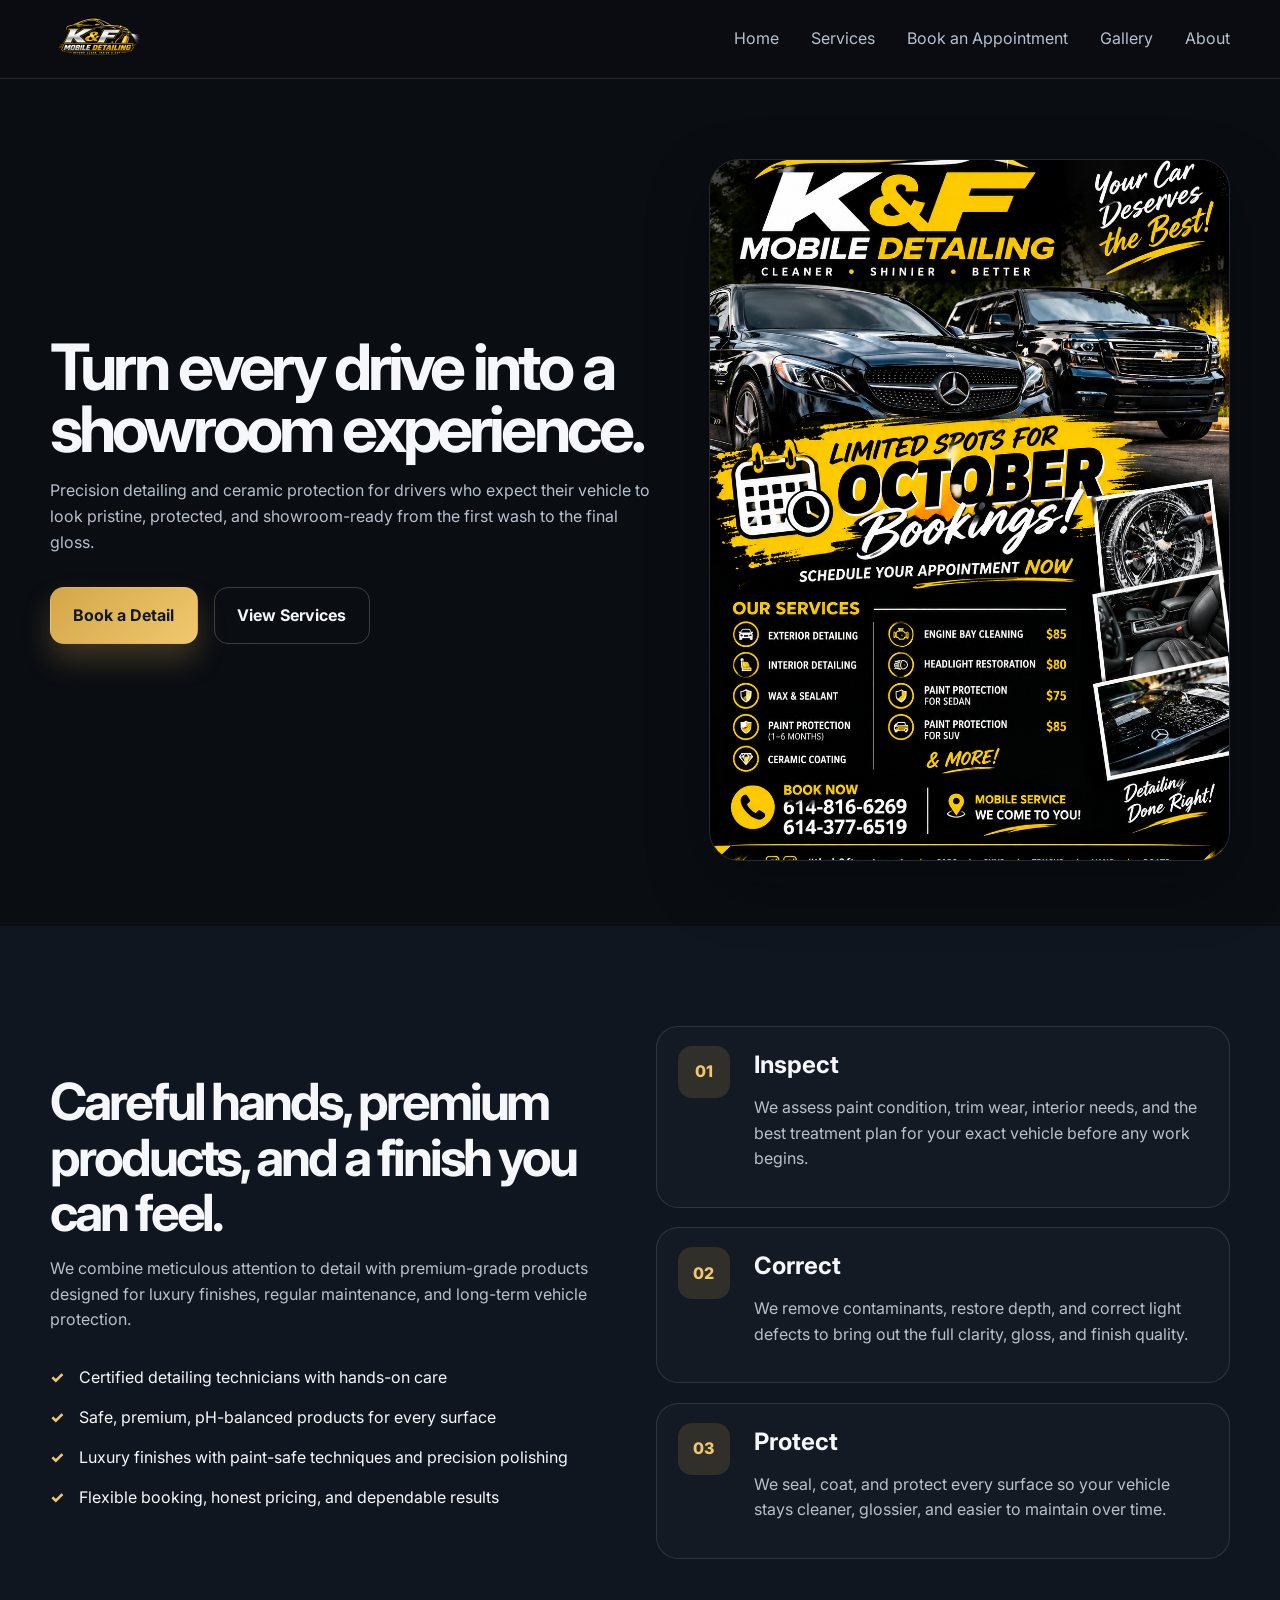
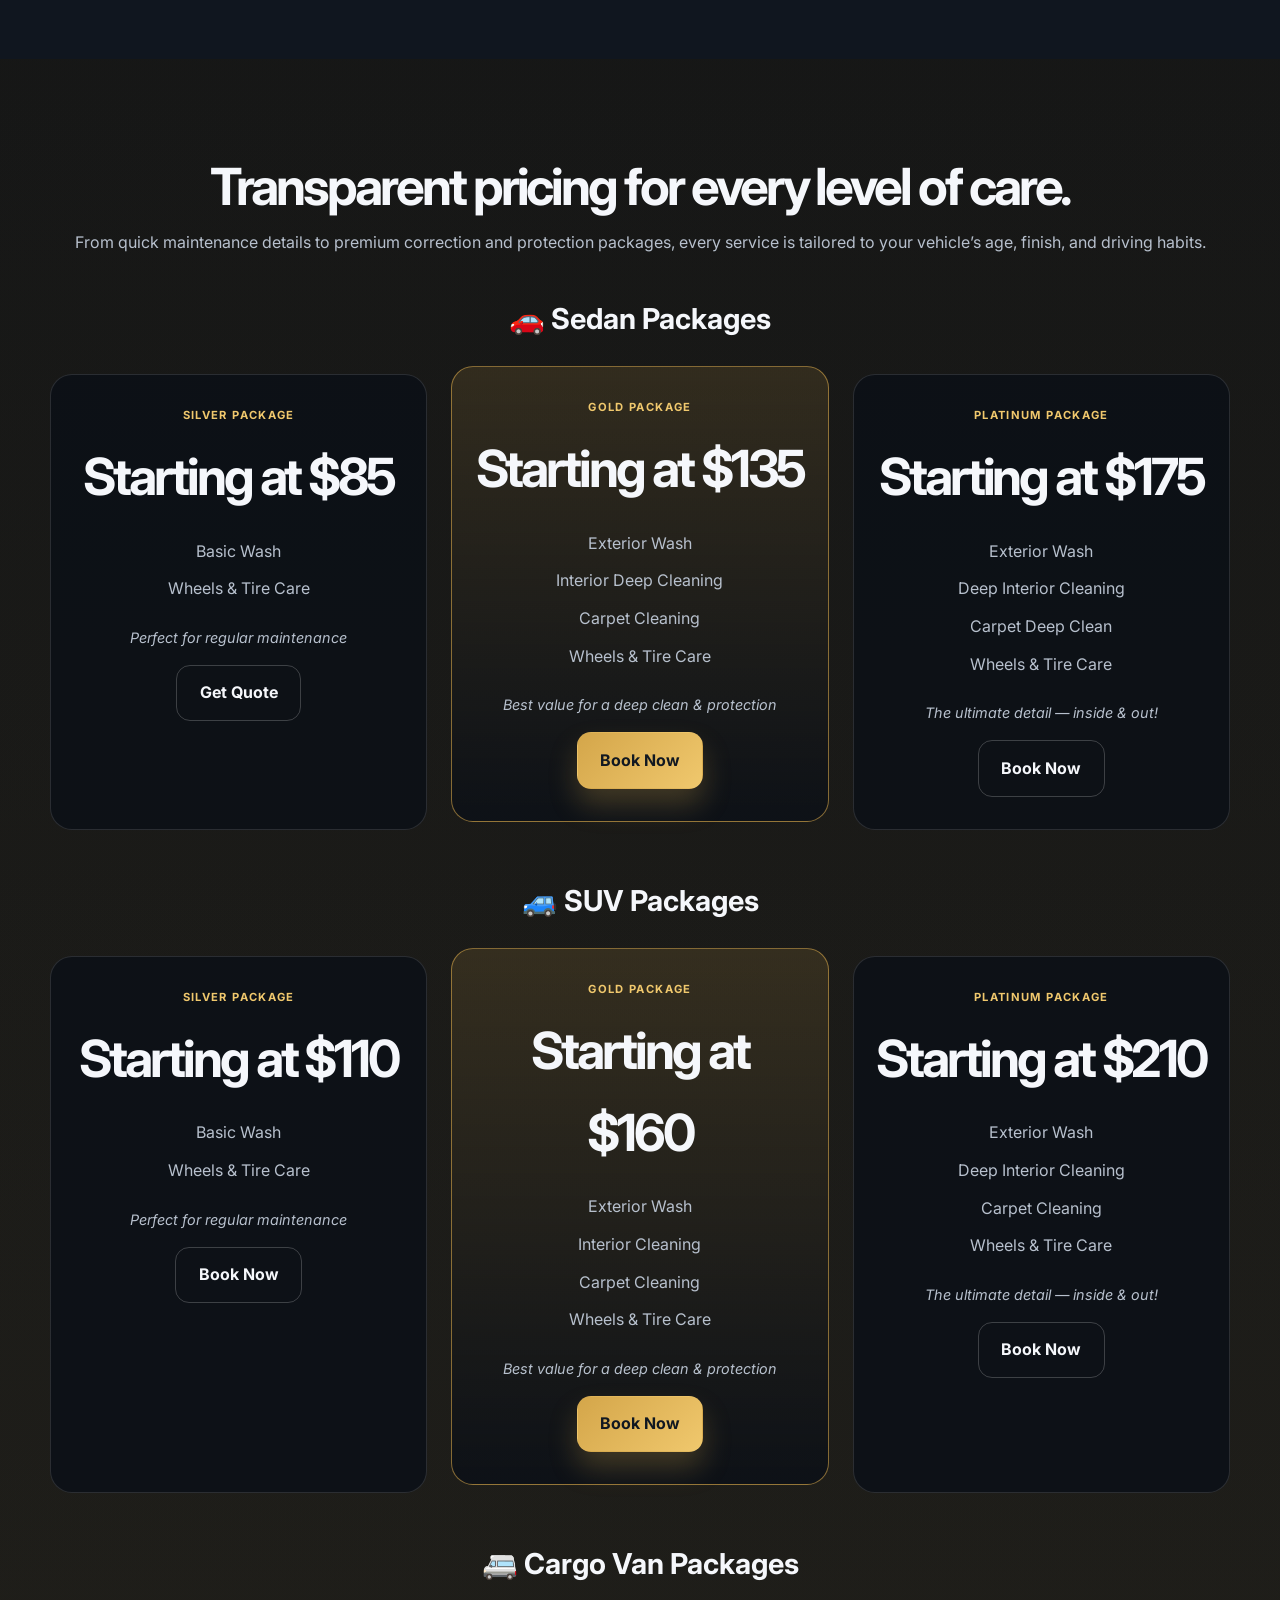
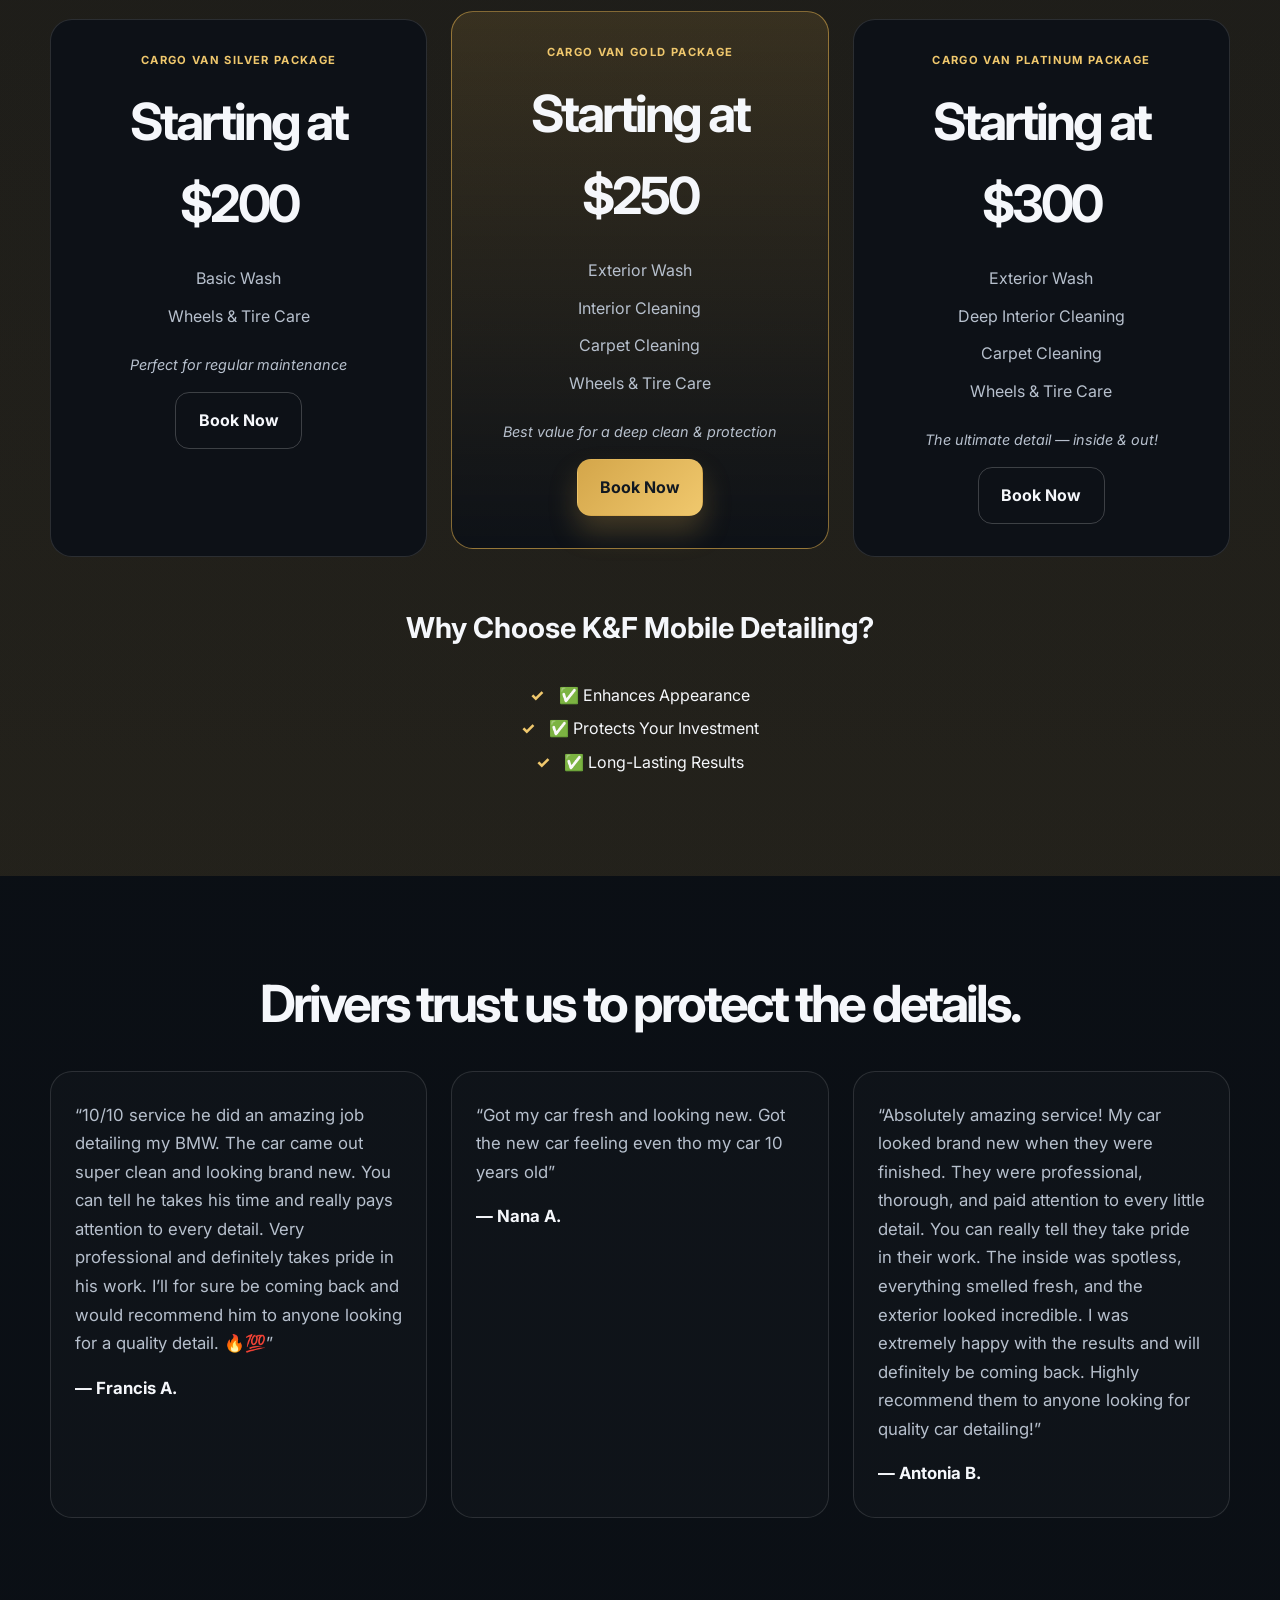
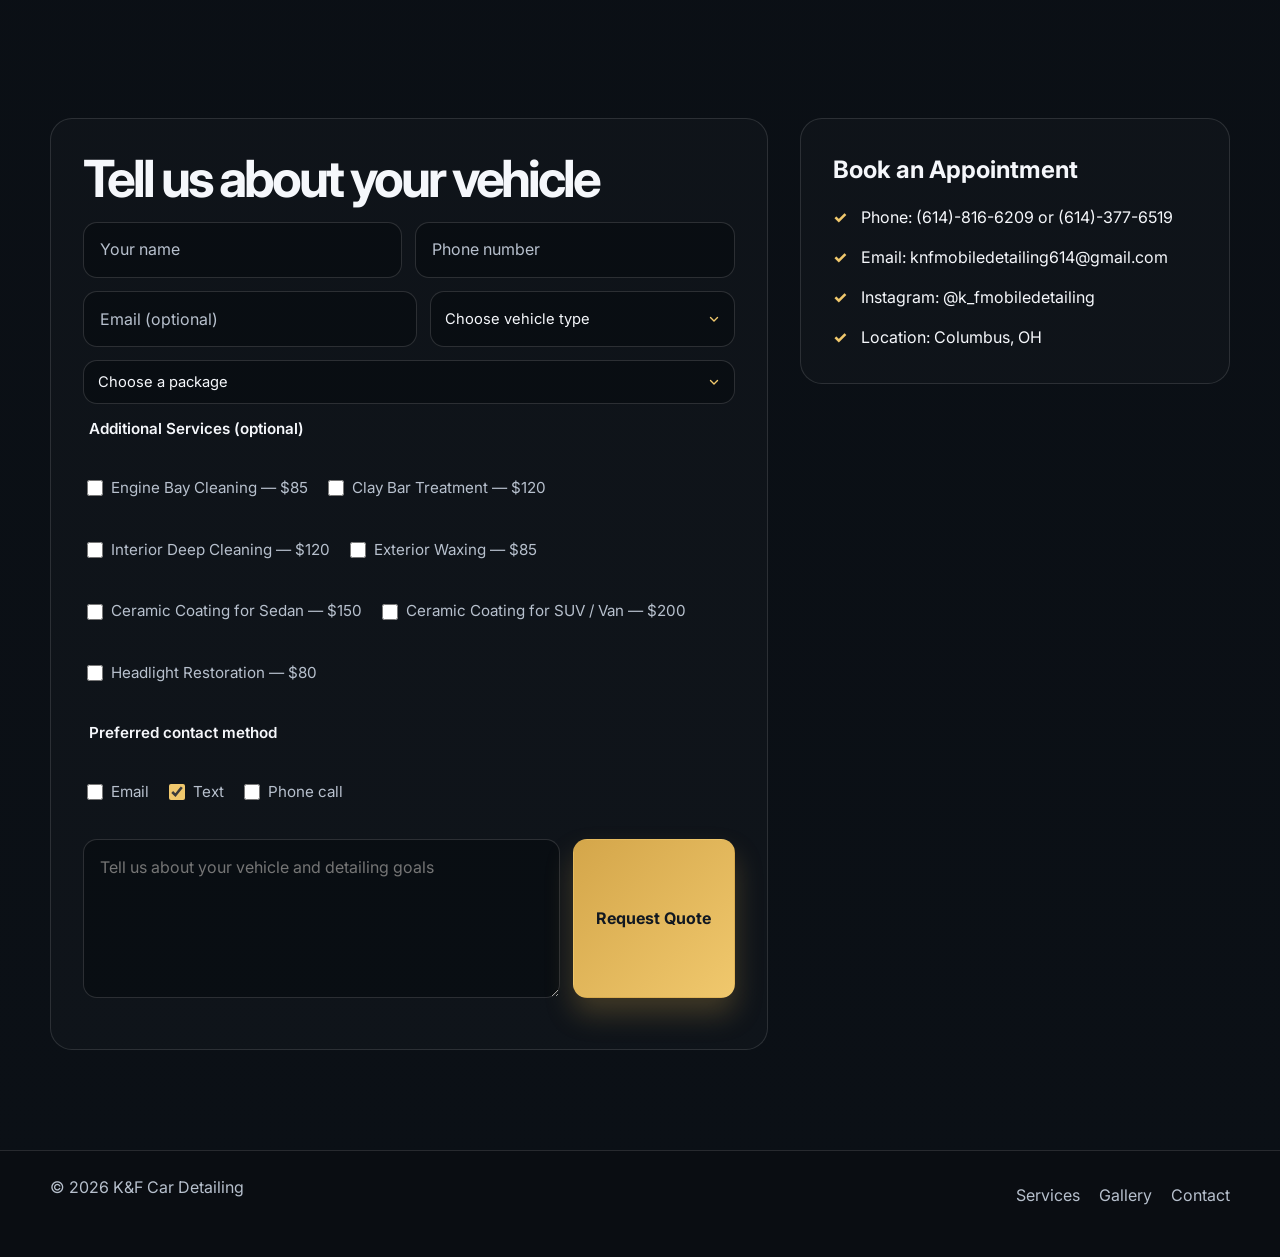
<file: index.html>
<!DOCTYPE html>
<html lang="en">
  <head>
    <!-- Google tag (gtag.js) -->
<script async src="https://www.googletagmanager.com/gtag/js?id=G-DFN600TG66"></script>
<script>
  window.dataLayer = window.dataLayer || [];
  function gtag(){dataLayer.push(arguments);}
  gtag('js', new Date());

  gtag('config', 'G-DFN600TG66');
</script>
    <meta charset="UTF-8" />
    <meta name="viewport" content="width=device-width, initial-scale=1.0" />
    <meta
      name="description"
      content="K&F Car Detailing offers premium interior, exterior, ceramic coating, and paint protection services for luxury and everyday vehicles."
    />
    <title>K&F Car Detailing | Premium Auto Care</title>
    <link rel="preconnect" href="https://fonts.googleapis.com" />
    <link rel="preconnect" href="https://fonts.gstatic.com" crossorigin />
    <link
      href="https://fonts.googleapis.com/css2?family=Inter:wght@400;500;600;700;800;900&display=swap"
      rel="stylesheet"
    />
    <link rel="stylesheet" href="style.css" />
    <link rel="icon" type="image/png" href="images&videos/businessinfo/kflogo.png" /> <!-- ADD ICON -->
  </head>
  <body>
    <!--
      HOME PAGE: index.html
      ----------------------
      Beginner edit notes:

      - Brand: change the logo text in the header (<span class="brand-mark"> and <span class="brand-text">).
      - Navigation: edit links inside <nav class="site-nav">.
      - Hero (main headline): update the <h1> and the <p class="lead"> inside <section class="hero">.
      - Services / Sections: blocks use classes like .service-card, .hero-visual, .gallery-grid.
      - Pricing: see <section id="pricing"> — change the <h3> inside each .price-card to update prices.
      - Images: replace placeholder boxes with <img src="..."> and remove placeholder classes.
      - Contact form at bottom: the form with id="booking-form" is a demo. To send data, add a form `action` or handle it in backend code.

      Note: Styling is in `style.css` and interactive behavior in `script.js`.
    -->
    <header class="site-header">
      <div class="container nav-wrap">
        <a href="index.html" class="brand" aria-label="K and F Car Detailing home">
          <img src="images&videos/businessinfo/kflogo.png" alt="K&F Car Detailing logo" />
        </a>

        <button class="nav-toggle" aria-label="Toggle menu" aria-expanded="false">
          <span></span>
          <span></span>
          <span></span>
        </button>

        <nav class="site-nav" aria-label="Main navigation">
          <a href="index.html">Home</a>
          <a href="services.html">Services</a>
          <a href="contact.html">Book an Appointment</a>
          <a href="gallery.html">Gallery</a>
          <a href="about.html">About</a>
        </nav>
      </div>
    </header>

    <main id="top">
      <section class="hero">
        <div class="container hero-grid">
          <div class="hero-copy">
            <h1>Turn every drive into a showroom experience.</h1>
            <p class="lead">
              Precision detailing and ceramic protection for drivers who expect their vehicle to look pristine, protected, and showroom-ready from the first wash to the final gloss.
            </p>

            <div class="hero-actions">
              <a class="btn btn-primary" href="#booking-form">Book a Detail</a>
              <a class="btn btn-secondary" href="services.html">View Services</a>
            </div>
          </div>

          <div class="hero-visual" aria-label="Car detailing showcase image">
            <div class="image-card main-image">
              <img src="images&videos/businessinfo/octoberflyer.png" alt="This Month Flyer" />
            </div>
          </div>
        </div>
      </section>

     
      <!--
      <section id="services" class="section">
        <div class="container">
          <div class="section-heading">
            <h2>Detailing services that will have your vehicle looking beautiful.</h2>
          </div>

          <div class="service-grid">
            <article class="service-card">
              <div class="icon">✦</div>
              <h3>Basic Wash</h3>
              <p>Foam pre-soak, hand wash, wheel and tire detailing, that will restore your vehicle's depth and shine.</p>
            </article>

            <article class="service-card">
              <div class="icon">✧</div>
              <h3>Interior Cleaning</h3>
              <p>Deep vacuuming, and odor removal for a fresh, premium cabin finish.</p>
            </article>

            <article class="service-card">
              <div class="icon">✩</div>
              <h3>Exterior Wash with Waxing & Paint Protection</h3>
              <p>Complete exterior treatment with waxing and paint protection for lasting shine and defense against outside elements.</p>
            </article>

            <article class="service-card">
              <div class="icon">✪</div>
              <h3>Ceramic Coating for Sedan</h3>
              <p>Professional ceramic coating for long-lasting protection, shine, and easy maintenance.</p>
            </article>

            <article class="service-card">
              <div class="icon">✬</div>
              <h3>Ceramic Coating for SUV / Van</h3>
              <p>Professional ceramic coating for long-lasting protection, shine, and easy maintenance.</p>
            </article>

            <article class="service-card">
              <div class="icon">⚙</div>
              <h3>Engine Bay Cleaning</h3>
              <p>Deep cleaning and degreasing of the engine compartment for a elegant, maintained appearance.</p>
            </article>

            <article class="service-card">
              <div class="icon">✨</div>
              <h3>Headlights Restoration</h3>
              <p>Professional restoration of oxidized headlights to restore clarity and brightness.</p>
            </article>

            <article class="service-card">
              <div class="icon">🛡</div>
              <h3>Paint Protection (1-6 Mo)</h3>
              <p>Application of a protective coating to maintain shine and protect against environmental contaminants.</p>
            </article>

            <article class="service-card">
              <div class="icon">⚙</div>
              <h3>Interior Revival</h3>
              <p>Comprehensive cleaning and conditioning of all interior surfaces for a refreshed, premium feel.</p>
            </article>

            <article class="service-card">
              <div class="icon">🛡</div>
              <h3>Headlight Restoration</h3>
              <p>Professional restoration of  headlights to restore clarity and brightness.</p>
            </article>

            <article class="service-card">
              <div class="icon">🛡</div>
              <h3>Sealants & Wax</h3>
              <p>Application of high-quality sealants and waxes to protect the paint and enhance gloss.</p>
            </article>
            <article class="service-card">
              <div class="icon">🧹</div>
              <h3>Carpet Deep Clean</h3>
              <p>Thorough cleaning of carpet to remove dirt, stains, and odors from the interior of your vehicle.</p>
            </article>
          </div>
        </div>
      </section>
      -->

      <section id="why-us" class="section section-dark">
        <div class="container process-grid">
          <div class="process-copy">
            <h2>Careful hands, premium products, and a finish you can feel.</h2>
            <p>
              We combine meticulous attention to detail with premium-grade products designed for luxury finishes, regular maintenance, and long-term vehicle protection.
            </p>
            <ul class="check-list">
              <li>Certified detailing technicians with hands-on care</li>
              <li>Safe, premium, pH-balanced products for every surface</li>
              <li>Luxury finishes with paint-safe techniques and precision polishing</li>
              <li>Flexible booking, honest pricing, and dependable results</li>
            </ul>
          </div>

          <div class="steps">
            <div class="step-item">
              <span>01</span>
              <div>
                <h3>Inspect</h3>
                <p>We assess paint condition, trim wear, interior needs, and the best treatment plan for your exact vehicle before any work begins.</p>
              </div>
            </div>

            <div class="step-item">
              <span>02</span>
              <div>
                <h3>Correct</h3>
                <p>We remove contaminants, restore depth, and correct light defects to bring out the full clarity, gloss, and finish quality.</p>
              </div>
            </div>

            <div class="step-item">
              <span>03</span>
              <div>
                <h3>Protect</h3>
                <p>We seal, coat, and protect every surface so your vehicle stays cleaner, glossier, and easier to maintain over time.</p>
              </div>
            </div>
          </div>
        </div>
      </section>


      <section id="pricing" class="section section-accent">
        <div class="container">
          <div class="section-heading centered">

            <h2>Transparent pricing for every level of care.</h2>
            <p class="lead">From quick maintenance details to premium correction and protection packages, every service is tailored to your vehicle’s age, finish, and driving habits.</p>
          </div>

          <div class="pricing-content">
            <h3>🚗 Sedan Packages</h3>
            <div class="pricing-grid">
              <article class="price-card">
                <p class="package">Silver Package</p>
                <h3>Starting at $85</h3>
                <ul>
                  <li>Basic Wash</li>
                  <li>Wheels & Tire Care</li>
                </ul>
                <p class="best-for">Perfect for regular maintenance</p>
                <a href="contact.html" class="btn btn-secondary">Get Quote</a>
              </article>

              <article class="price-card featured">
                <p class="package">Gold Package</p>
                <h3>Starting at $135</h3>
                <ul>
                  <li>Exterior Wash</li>
                  <li>Interior Deep Cleaning</li>
                  <li>Carpet Cleaning</li>
                  <li>Wheels & Tire Care</li>
                </ul>
                <p class="best-for">Best value for a deep clean & protection</p>
                <a href="contact.html" class="btn btn-primary">Book Now</a>
              </article>

              <article class="price-card">
                <p class="package">Platinum Package</p>
                <h3>Starting at $175</h3>
                <ul>
                  <li>Exterior Wash</li>
                  <li>Deep Interior Cleaning</li>
                  <li>Carpet Deep Clean</li>
                  <li>Wheels & Tire Care</li>
                </ul>
                <p class="best-for">The ultimate detail — inside & out!</p>
                <a href="contact.html" class="btn btn-secondary">Book Now</a>
              </article>
            </div>

            <h3 class="pricing-section-heading">🚙 SUV Packages</h3>
            <div class="pricing-grid">
              <article class="price-card">
                <p class="package">Silver Package</p>
                <h3>Starting at $110</h3>
                <ul>
                  <li>Basic Wash</li>
                  <li>Wheels & Tire Care</li>
                </ul>
                <p class="best-for">Perfect for regular maintenance</p>
                <a href="contact.html" class="btn btn-secondary">Book Now</a>
              </article>

              <article class="price-card featured">
                <p class="package">Gold Package</p>
                <h3>Starting at $160</h3>
                <ul>
                  <li>Exterior Wash</li>
                  <li>Interior Cleaning</li>
                  <li>Carpet Cleaning</li>
                  <li>Wheels & Tire Care</li>
                </ul>
                <p class="best-for">Best value for a deep clean & protection</p>
                <a href="contact.html" class="btn btn-primary">Book Now</a>
              </article>

              <article class="price-card">
                <p class="package">Platinum Package</p>
                <h3>Starting at $210</h3>
                <ul>
                  <li>Exterior Wash</li>
                  <li>Deep Interior Cleaning</li>
                  <li>Carpet Cleaning</li>
                  <li>Wheels & Tire Care</li>
                </ul>
                <p class="best-for">The ultimate detail — inside & out!</p>
                <a href="contact.html" class="btn btn-secondary">Book Now</a>
              </article>
            </div>

            <h3 class="pricing-section-heading">🚐 Cargo Van Packages</h3>
            <div class="pricing-grid">
              <article class="price-card">
                <p class="package">Cargo Van Silver Package</p>
                <h3>Starting at $200</h3>
                <ul>
                  <li>Basic Wash</li>
                  <li>Wheels & Tire Care</li>
                </ul>
                <p class="best-for">Perfect for regular maintenance</p>
                <a href="contact.html" class="btn btn-secondary">Book Now</a>
              </article>

              <article class="price-card featured">
                <p class="package">Cargo Van Gold Package</p>
                <h3>Starting at $250</h3>
                <ul>
                  <li>Exterior Wash</li>
                  <li>Interior Cleaning</li>
                  <li>Carpet Cleaning</li>
                  <li>Wheels & Tire Care</li>
                </ul>
                <p class="best-for">Best value for a deep clean & protection</p>
                <a href="contact.html" class="btn btn-primary">Book Now</a>
              </article>

              <article class="price-card">
                <p class="package">Cargo Van Platinum Package</p>
                <h3>Starting at $300</h3>
                <ul>
                  <li>Exterior Wash</li>
                  <li>Deep Interior Cleaning</li>
                  <li>Carpet Cleaning</li>
                  <li>Wheels & Tire Care</li>
                </ul>
                <p class="best-for">The ultimate detail — inside & out!</p>
                <a href="contact.html" class="btn btn-secondary">Book Now</a>
              </article>
            </div>

            <div class="why-choose">
              <h3>Why Choose K&F Mobile Detailing?</h3>
              <ul class="check-list check-list-centered">
                <li>✅ Enhances Appearance</li>
                <li>✅ Protects Your Investment</li>
                <li>✅ Long-Lasting Results</li>
              </ul>
            </div>
          </div>
        </div>
      </section>

      <section class="section testimonials">
        <div class="container">
          <div class="section-heading centered">
            <h2>Drivers trust us to protect the details.</h2>
          </div> 

          <div class="testimonial-grid">
            <blockquote>
              “10/10 service he did an amazing job detailing my BMW. The car came out super clean and looking brand new. You can tell he takes his time and really pays attention to every detail. Very professional and definitely takes pride in his work. I’ll for sure be coming back and would recommend him to anyone looking for a quality detail. 🔥💯”
              <footer>— Francis A.</footer>
            </blockquote>

            <blockquote>
              “Got my car fresh and looking new. Got the new car feeling even tho my car 10 years old”
              <footer>— Nana A.</footer>
            </blockquote>

            <blockquote>
              “Absolutely amazing service! My car looked brand new when they were finished. They were professional, thorough, and paid attention to every little detail. You can really tell they take pride in their work. The inside was spotless, everything smelled fresh, and the exterior looked incredible. I was extremely happy with the results and will definitely be coming back. Highly recommend them to anyone looking for quality car detailing!”
              <footer>— Antonia B.</footer>
            </blockquote>
          </div>
        </div>
      </section>

      <!-- CONTACT US SECTION -->
        <!-- CONTACT FORM PAGE -->
      <section class="section">
        <div class="container contact-layout">
          <div class="contact-card">
            <h2>Tell us about your vehicle</h2>
            <!-- Replace with your real form action or booking fields -->
            <form class="contact-form contact-form-full" id="booking-form">
              <input type="hidden" name="_subject" value="New quote request — K&amp;F website" />
              <input type="text" name="name" placeholder="Your name" aria-label="Your name" required />
              <input type="tel" name="phone" placeholder="Phone number" aria-label="Phone number" inputmode="numeric" required />
              <input type="email" name="email" placeholder="Email (optional)" aria-label="Email address" />
              <select name="vehicle" aria-label="Select your vehicle type" required>
                <option value="">Choose vehicle type</option>
                <option value="Sedan">Sedan</option>
                <option value="SUV">SUV</option>
                <option value="Cargo Van">Cargo Van</option>
              </select>
              <select name="package" aria-label="Select your service package" required>
                <option value="">Choose a package</option>
                <option value="Sedan Silver Package — $85">Sedan Silver Package — $85</option>
                <option value="Sedan Gold Package — $135">Sedan Gold Package — $135</option>
                <option value="Sedan Platinum Package — $175">Sedan Platinum Package — $175</option>
                <option value="SUV Silver Package — $110">SUV Silver Package — $110</option>
                <option value="SUV Gold Package — $160">SUV Gold Package — $160</option>
                <option value="SUV Platinum Package — $210">SUV Platinum Package — $210</option>
                <option value="Cargo Van Silver Package — $200">Cargo Van Silver Package — $200</option>
                <option value="Cargo Van Gold Package — $250">Cargo Van Gold Package — $250</option>
                <option value="Cargo Van Platinum Package — $300">Cargo Van Platinum Package — $300</option>
              </select>

              <fieldset class="contact-preference">
                <legend>Additional Services (optional)</legend>
                <label>
                  <input type="checkbox" name="additional_services" value="Engine Bay Cleaning — $85" />
                  <span>Engine Bay Cleaning — $85</span>
                </label>
                <label>
                  <input type="checkbox" name="additional_services" value="Clay Bar Treatment — $120" />
                  <span>Clay Bar Treatment — $120</span>
                </label>
                <label>
                  <input type="checkbox" name="additional_services" value="Interior Deep Cleaning — $120" />
                  <span>Interior Deep Cleaning — $120</span>
                </label>
                <label>
                  <input type="checkbox" name="additional_services" value="Exterior Waxing — $85" />
                  <span>Exterior Waxing — $85</span>
                </label>
                <label>
                  <input type="checkbox" name="additional_services" value="Ceramic Coating for Sedan — $150" />
                  <span>Ceramic Coating for Sedan — $150</span>
                </label>
                <label>
                  <input type="checkbox" name="additional_services" value="Ceramic Coating for SUV / Van — $200" />
                  <span>Ceramic Coating for SUV / Van — $200</span>
                </label>
                <label>
                  <input type="checkbox" name="additional_services" value="Headlight Restoration — $80" />
                  <span>Headlight Restoration — $80</span>
                </label>
              </fieldset>

              <fieldset class="contact-preference">
                <legend>Preferred contact method</legend>
                <label>
                  <input type="checkbox" name="contact_preference" value="Email" />
                  <span>Email</span>
                </label>
                <label>
                  <input type="checkbox" name="contact_preference" value="Text" checked />
                  <span>Text</span>
                </label>
                <label>
                  <input type="checkbox" name="contact_preference" value="Phone call" /> <span>Phone call</span>
                </label>
              </fieldset>

              <textarea name="details" rows="5" placeholder="Tell us about your vehicle and detailing goals" aria-label="Project details"></textarea>
              <button type="submit" class="btn btn-primary">Request Quote</button>
            </form>
          </div>

          <aside class="contact-info">
            <div class="info-box">
              <h3>Book an Appointment</h3>
              <!-- Update your actual phone, email, hours, and address here -->
              <ul class="check-list compact-list">
                <li>Phone: (614)-816-6209 or (614)-377-6519</li>
                <li>Email: knfmobiledetailing614@gmail.com</li>
                <li>Instagram: <a href="https://www.instagram.com/k_fmobiledetailing/?hl=en" target="_blank" rel="noopener noreferrer">@k_fmobiledetailing</a></li>
                <li>Location: Columbus, OH</li>
              </ul>
            </div>
          </aside>
        </div>
      </section>
    </main>

    <a class="mobile-book-cta" href="#booking-form" aria-label="Jump to booking form">Book Now</a>

    <footer class="site-footer">
      <div class="container footer-wrap">
        <p>© <span id="year"></span> K&F Car Detailing</p>
        <div class="footer-links">
          <a href="services.html">Services</a>
          <a href="gallery.html">Gallery</a>
          <a href="contact.html">Contact</a>
        </div>
      </div>
    </footer>

    <script src="script.js"></script>
  </body>
</html>
</file>
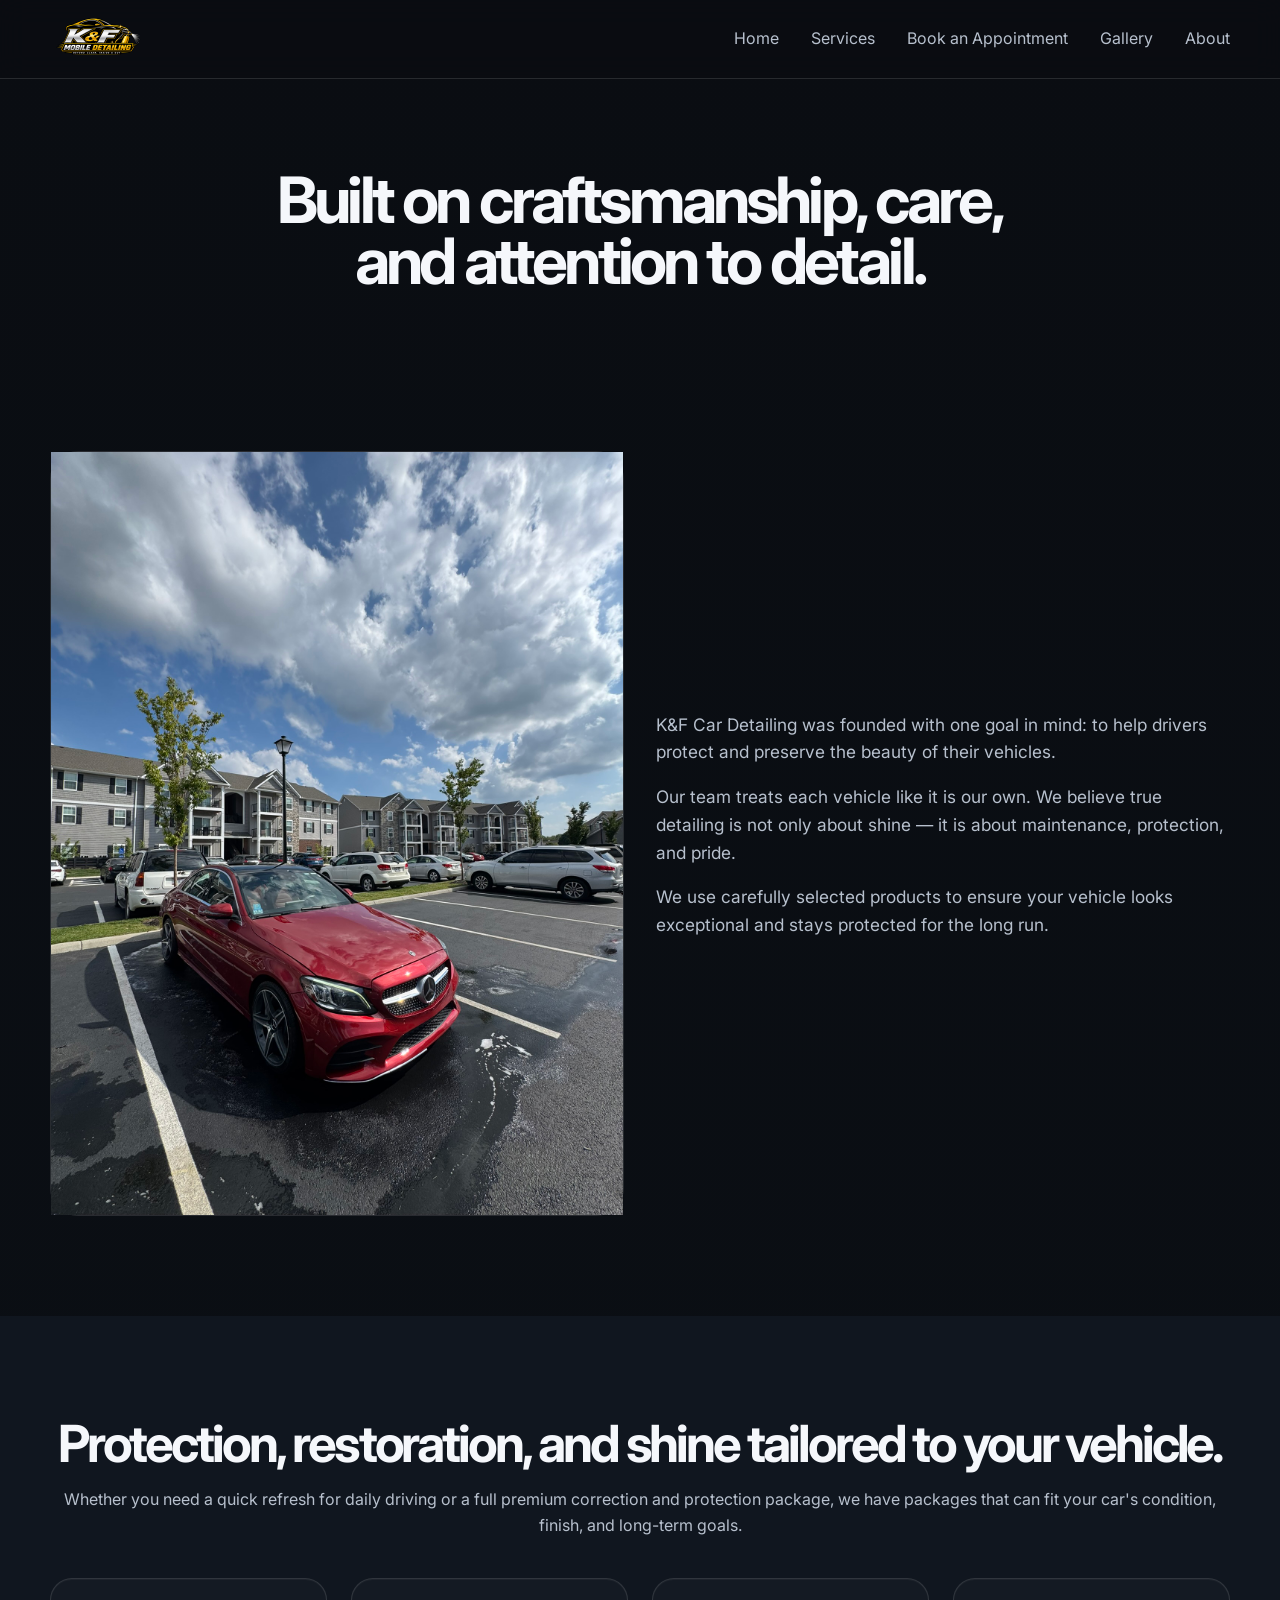
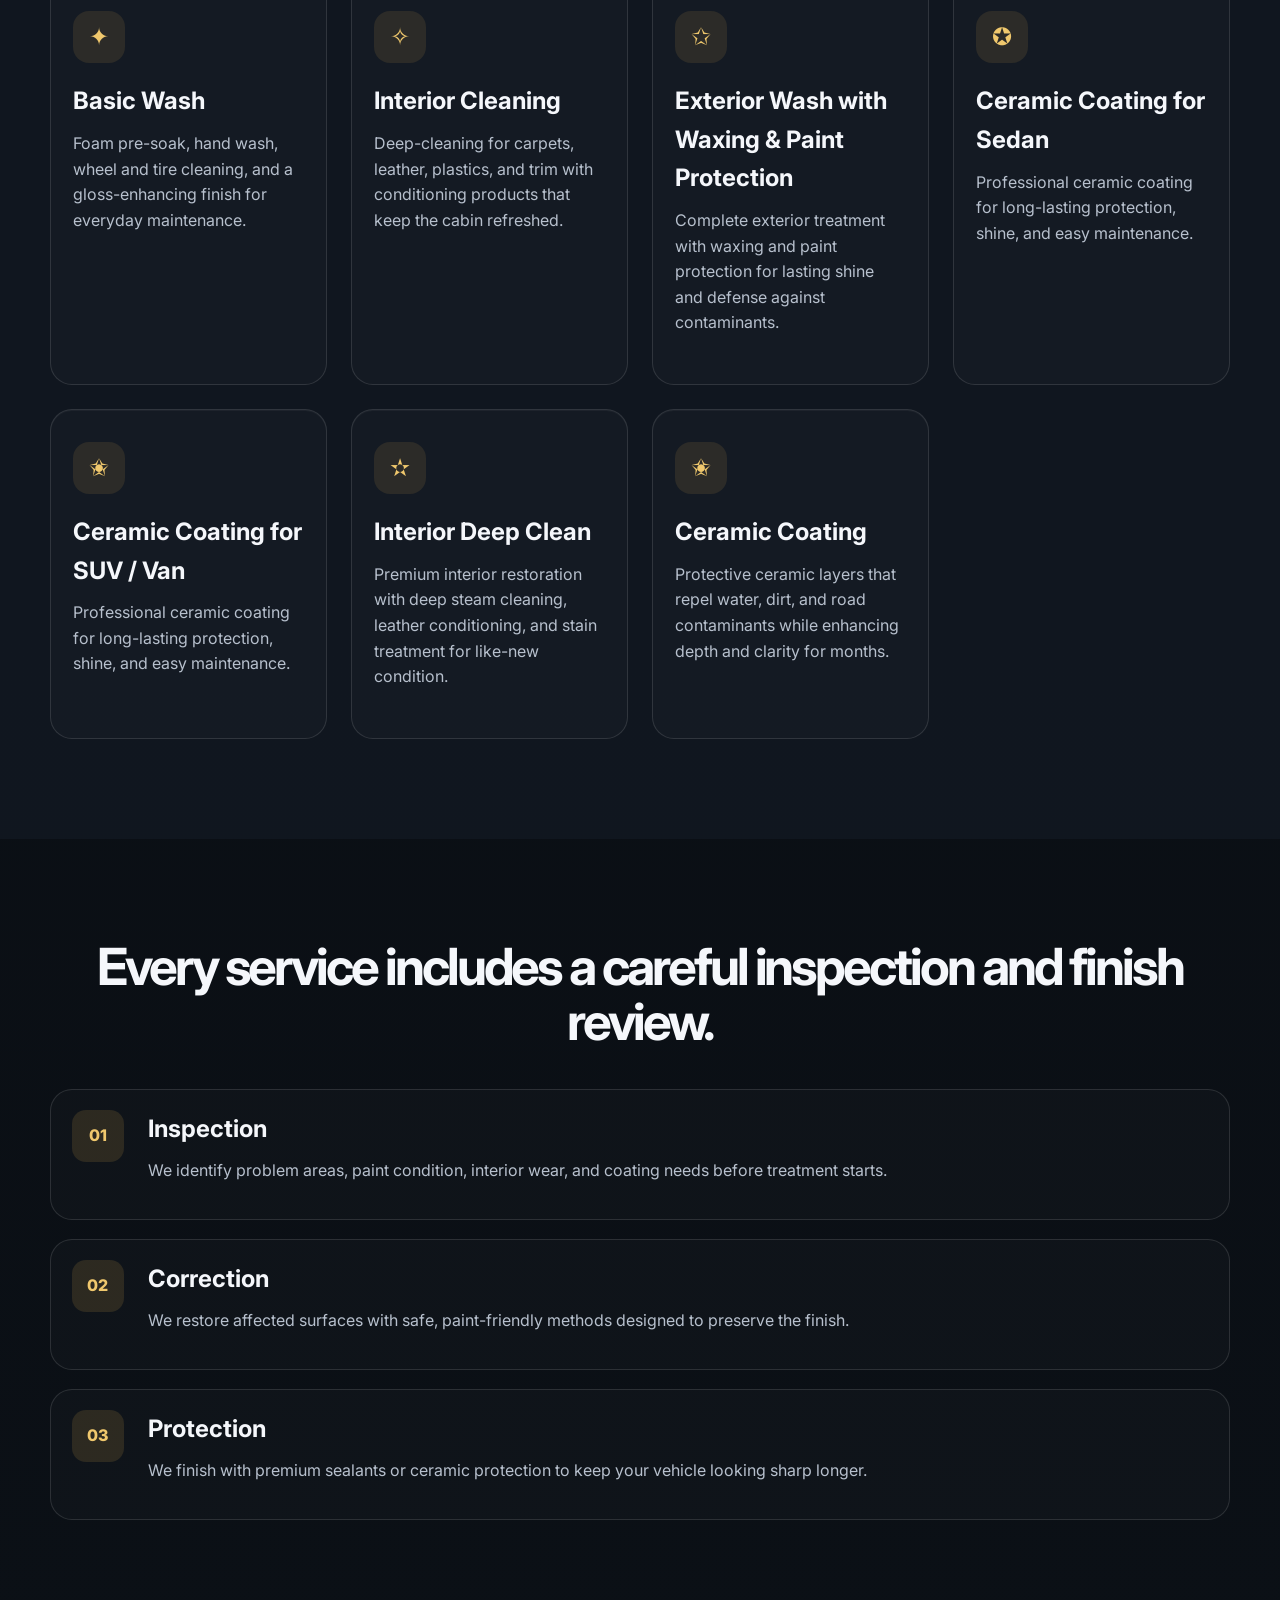
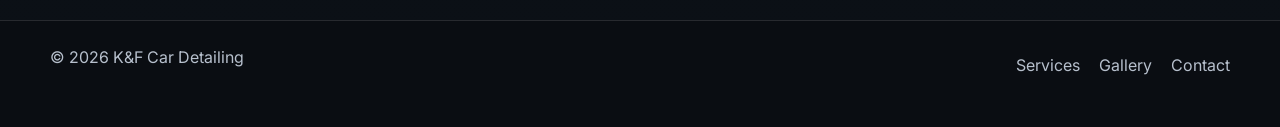
<file: about.html>
<!DOCTYPE html>
<html lang="en">
  <head>
    <!-- Google tag (gtag.js) -->
<script async src="https://www.googletagmanager.com/gtag/js?id=G-DFN600TG66"></script>
<script>
  window.dataLayer = window.dataLayer || [];
  function gtag(){dataLayer.push(arguments);}
  gtag('js', new Date());

  gtag('config', 'G-DFN600TG66');
</script>
    <meta charset="UTF-8" />
    <meta name="viewport" content="width=device-width, initial-scale=1.0" />
    <meta name="description" content="Learn more about K&F Car Detailing and our passion for premium vehicle care." />
    <title>About | K&F Car Detailing</title>
    <link rel="preconnect" href="https://fonts.googleapis.com" />
    <link rel="preconnect" href="https://fonts.gstatic.com" crossorigin />
    <link href="https://fonts.googleapis.com/css2?family=Inter:wght@400;500;600;700;800;900&display=swap" rel="stylesheet" />
    <link rel="stylesheet" href="style.css" />
    <link rel="icon" type="image/png" href="images&videos/businessinfo/kflogo.png" /> <!-- ADD ICON -->
  </head>
  <body>
    <!--
      ABOUT PAGE: about.html
      -----------------------
      Quick editing guide (for beginners):

      - Header / Brand: update the site name in the header's
        <span class="brand-mark"> and <span class="brand-text"> elements.
      - Navigation links: edit the <nav class="site-nav"> links to change pages.
      - Page hero text: change the eyebrow, <h1>, and any <p> text inside
        the <section class="page-hero"> block.
      - Images: replace the placeholder <div class="placeholder-box"> with
        a real <img src="path/to/file.jpg" alt="...">. Remove the
        placeholder classes if you add an image.
      - Content copy: the main about text is inside the <div class="about-copy">.
      - Footer year: the current year is auto-filled by `script.js`.

      Tips:
      - Class names are the hooks for styling in `style.css`.
      - To change colors, edit the variables at the top of `style.css`.
      - For pricing or contact forms, edit the corresponding pages (index/services/contact).
    -->
    <header class="site-header">
      <div class="container nav-wrap">
        <a href="index.html" class="brand" aria-label="K and F Car Detailing home">
          <img src="images&videos/businessinfo/kflogo.png" alt="K&F Car Detailing logo" />
        </a>

        <button class="nav-toggle" aria-label="Toggle menu" aria-expanded="false">
          <span></span><span></span><span></span>
        </button>

        <nav class="site-nav" aria-label="Main navigation">
          <a href="index.html">Home</a>
          <a href="services.html">Services</a>
          <a href="contact.html">Book an Appointment</a>
          <a href="gallery.html">Gallery</a>
          <a href="about.html">About</a>
        </nav>
      </div>
    </header>

    <main>
      <section class="page-hero">
        <div class="container narrow">
          <h1>Built on craftsmanship, care, and attention to detail.</h1>
        </div>
      </section>

      <section class="section">
        <div class="container about-grid">
          <div>
            <div class="about-image">
              <img src="images&videos/carsreel/coverimage.JPEG" alt="Cover image of K&F Car Detailing work" loading="lazy" decoding="async" />
            </div>
          </div>

          <div class="about-copy">
            <p>
              K&F Car Detailing was founded with one goal in mind: to help drivers protect and preserve the beauty of their vehicles.
            </p>
            <p>
            Our team treats each vehicle like it is our own. We believe true detailing is not only about shine — it is about maintenance, protection, and pride.
            </p>
            <p>
              We use carefully selected products to ensure your vehicle looks exceptional and stays protected for the long run.
            </p>
          </div>
        </div>
      </section>

      <section class="section section-dark">
        <div class="container">
          <div class="section-heading centered">
            <h2>Protection, restoration, and shine tailored to your vehicle.</h2>
            <p class="lead">Whether you need a quick refresh for daily driving or a full premium correction and protection package, we have packages that can fit your car's condition, finish, and long-term goals.</p>
          </div>

          <div class="service-grid">
            <article class="service-card">
              <div class="icon">✦</div>
              <h3>Basic Wash</h3>
              <p>Foam pre-soak, hand wash, wheel and tire cleaning, and a gloss-enhancing finish for everyday maintenance.</p>
            </article>

            <article class="service-card">
              <div class="icon">✧</div>
              <h3>Interior Cleaning</h3>
              <p>Deep-cleaning for carpets, leather, plastics, and trim with conditioning products that keep the cabin refreshed.</p>
            </article>

            <article class="service-card">
              <div class="icon">✩</div>
              <h3>Exterior Wash with Waxing & Paint Protection</h3>
              <p>Complete exterior treatment with waxing and paint protection for lasting shine and defense against contaminants.</p>
            </article>

            <article class="service-card">
              <div class="icon">✪</div>
              <h3>Ceramic Coating for Sedan</h3>
              <p>Professional ceramic coating for long-lasting protection, shine, and easy maintenance.</p>
            </article>

            <article class="service-card">
              <div class="icon">✬</div>
              <h3>Ceramic Coating for SUV / Van</h3>
              <p>Professional ceramic coating for long-lasting protection, shine, and easy maintenance.</p>
            </article>

            <article class="service-card">
              <div class="icon">✫</div>
              <h3>Interior Deep Clean</h3>
              <p>Premium interior restoration with deep steam cleaning, leather conditioning, and stain treatment for like-new condition.</p>
            </article>

            <article class="service-card">
              <div class="icon">✬</div>
              <h3>Ceramic Coating</h3>
              <p>Protective ceramic layers that repel water, dirt, and road contaminants while enhancing depth and clarity for months.</p>
            </article>
          </div>
        </div>
      </section>

      <section class="section">
        <div class="container">
          <div class="section-heading centered">
            <h2>Every service includes a careful inspection and finish review.</h2>
          </div>

          <div class="steps">
            <div class="step-item">
              <span>01</span>
              <div>
                <h3>Inspection</h3>
                <p>We identify problem areas, paint condition, interior wear, and coating needs before treatment starts.</p>
              </div>
            </div>

            <div class="step-item">
              <span>02</span>
              <div>
                <h3>Correction</h3>
                <p>We restore affected surfaces with safe, paint-friendly methods designed to preserve the finish.</p>
              </div>
            </div>

            <div class="step-item">
              <span>03</span>
              <div>
                <h3>Protection</h3>
                <p>We finish with premium sealants or ceramic protection to keep your vehicle looking sharp longer.</p>
              </div>
            </div>
          </div>
        </div>
      </section>
    </main>

    <footer class="site-footer">
      <div class="container footer-wrap">
        <p>© <span id="year"></span> K&F Car Detailing</p>
        <div class="footer-links">
          <a href="services.html">Services</a>
          <a href="gallery.html">Gallery</a>
          <a href="contact.html">Contact</a>
        </div>
      </div>
    </footer>

    <script src="script.js"></script>
  </body>
</html>
</file>
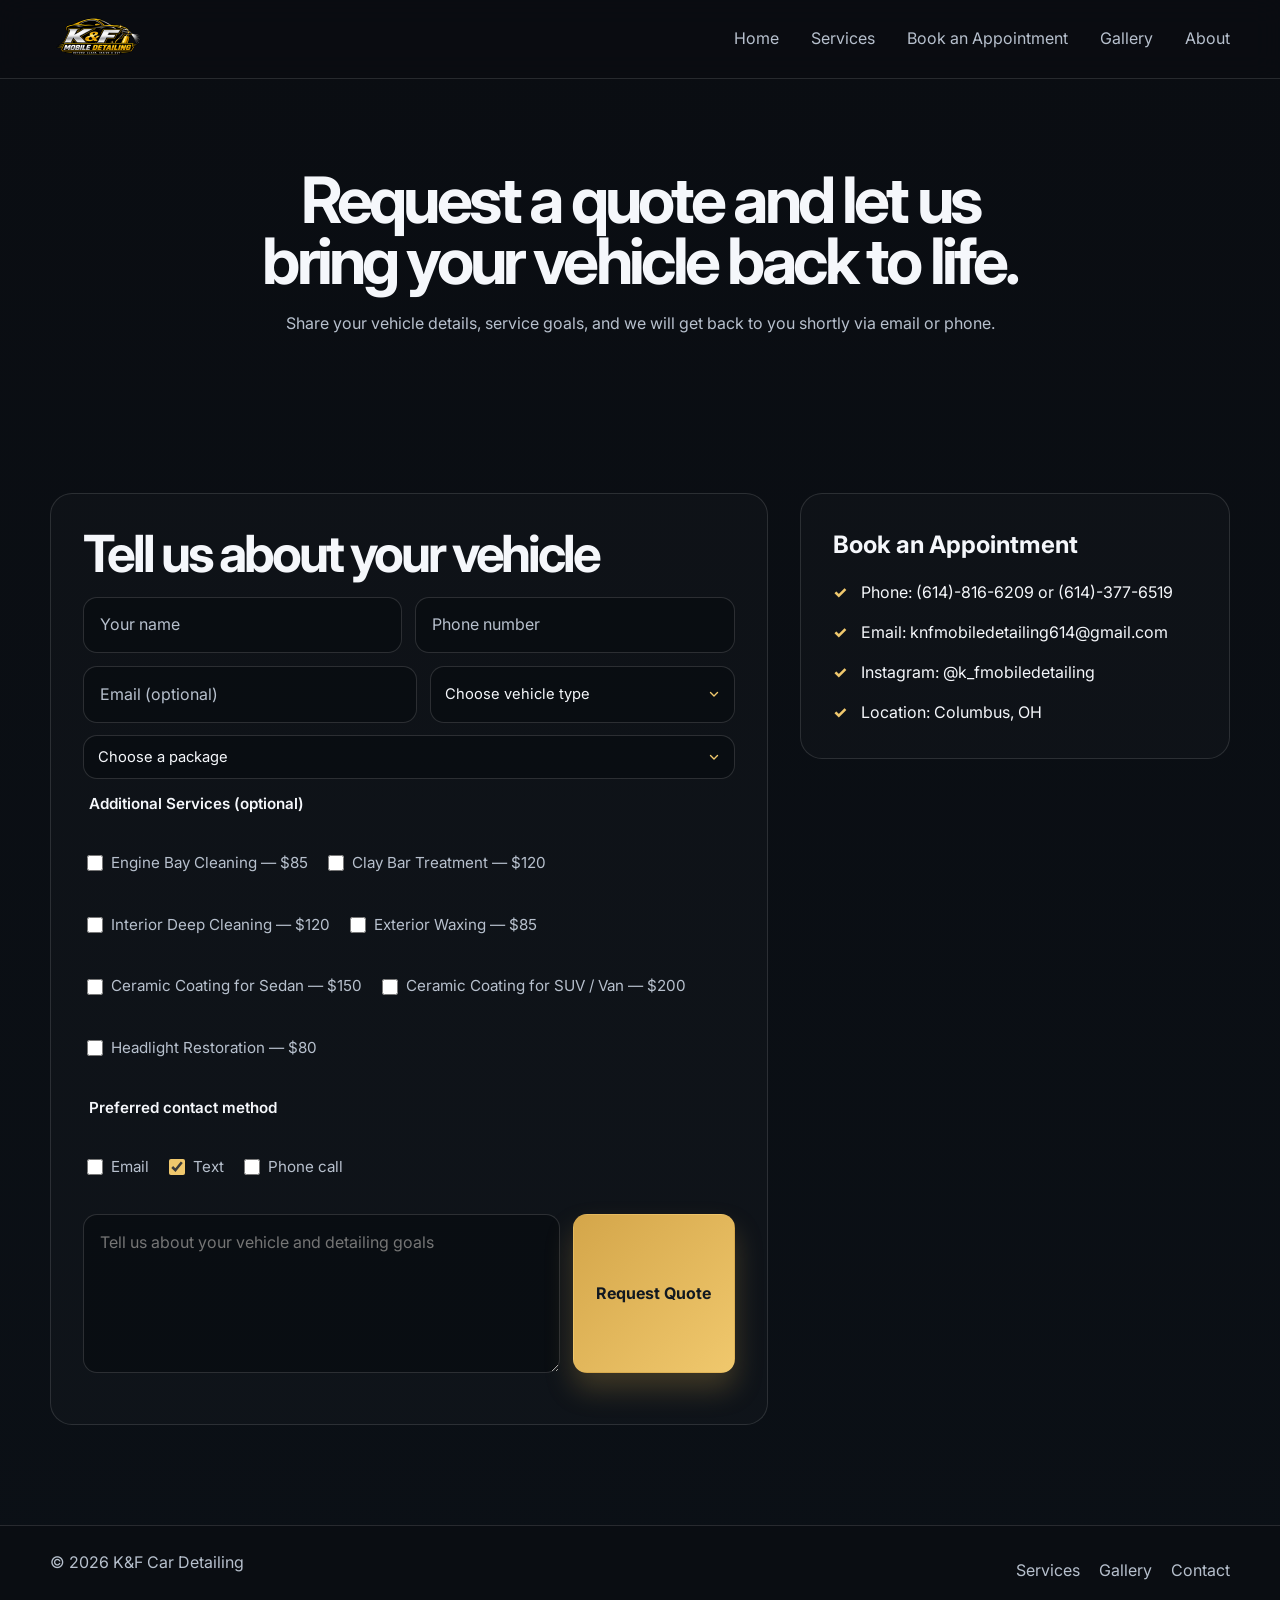
<file: contact.html>
<!DOCTYPE html>
<html lang="en">
  <head>
    <!-- Google tag (gtag.js) -->
<script async src="https://www.googletagmanager.com/gtag/js?id=G-DFN600TG66"></script>
<script>
  window.dataLayer = window.dataLayer || [];
  function gtag(){dataLayer.push(arguments);}
  gtag('js', new Date());

  gtag('config', 'G-DFN600TG66');
</script>
    <meta charset="UTF-8" />
    <meta name="viewport" content="width=device-width, initial-scale=1.0" />
    <meta name="description" content="Book your car detailing service with K&F Car Detailing and request a quote for your vehicle." />
    <title>Book | K&F Car Detailing</title>
    <link rel="preconnect" href="https://fonts.googleapis.com" />
    <link rel="preconnect" href="https://fonts.gstatic.com" crossorigin />
    <link href="https://fonts.googleapis.com/css2?family=Inter:wght@400;500;600;700;800;900&display=swap" rel="stylesheet" />
    <link rel="stylesheet" href="style.css" />
    <link rel="icon" type="image/png" href="images&videos/businessinfo/kflogo.png" /> <!-- ADD ICON -->
  </head>
  <body>
    <!--
      CONTACT / BOOKING PAGE: contact.html
      ------------------------------------
      How to edit safely:

      - Page text: change the eyebrow, <h1>, and lead paragraph in the hero section.
      - Booking form: the form with id="booking-form" is a demo. To make it functional:
        1) Add an `action="https://your-server/submit" method="POST"` to the <form>
        2) Or handle submission with JavaScript (see `script.js`).
      - Contact info: update phone, email, hours and location in the aside block.
      - Remove demo phone/email before going live or replace with real contact details.
    -->
    <header class="site-header">
      <div class="container nav-wrap">
        <a href="index.html" class="brand" aria-label="K and F Car Detailing home">
          <img src="images&videos/businessinfo/kflogo.png" alt="K&F Car Detailing logo" />
        </a>

        <button class="nav-toggle" aria-label="Toggle menu" aria-expanded="false">
          <span></span><span></span><span></span>
        </button>

        <nav class="site-nav" aria-label="Main navigation">
          <a href="index.html">Home</a>
          <a href="services.html">Services</a>
          <a href="contact.html">Book an Appointment</a>
          <a href="gallery.html">Gallery</a>
          <a href="about.html">About</a>
        </nav>
      </div>
    </header>

    <main>
      <section class="page-hero">
        <div class="container narrow">
          <h1>Request a quote and let us bring your vehicle back to life.</h1>
          <p class="lead">Share your vehicle details, service goals, and we will get back to you shortly via email or phone.</p>
        </div>
      </section>

      <!-- CONTACT FORM PAGE -->
      <section class="section">
        <div class="container contact-layout">
          <div class="contact-card">
            <h2>Tell us about your vehicle</h2>
            <!-- Replace with your real form action or booking fields -->
            <form class="contact-form contact-form-full" id="booking-form">
              <input type="hidden" name="_subject" value="New quote request — K&amp;F website" />
              <input type="text" name="name" placeholder="Your name" aria-label="Your name" required />
              <input type="tel" name="phone" placeholder="Phone number" aria-label="Phone number" inputmode="numeric" required />
              <input type="email" name="email" placeholder="Email (optional)" aria-label="Email address" />
              <select name="vehicle" aria-label="Select your vehicle type" required>
                <option value="">Choose vehicle type</option>
                <option value="Sedan">Sedan</option>
                <option value="SUV">SUV</option>
                <option value="Cargo Van">Cargo Van</option>
              </select>
              <select name="package" aria-label="Select your service package" required>
                <option value="">Choose a package</option>
                <option value="Sedan Silver Package — $85">Sedan Silver Package — $85</option>
                <option value="Sedan Gold Package — $135">Sedan Gold Package — $135</option>
                <option value="Sedan Platinum Package — $175">Sedan Platinum Package — $175</option>
                <option value="SUV Silver Package — $110">SUV Silver Package — $110</option>
                <option value="SUV Gold Package — $160">SUV Gold Package — $160</option>
                <option value="SUV Platinum Package — $210">SUV Platinum Package — $210</option>
                <option value="Cargo Van Silver Package — $200">Cargo Van Silver Package — $200</option>
                <option value="Cargo Van Gold Package — $250">Cargo Van Gold Package — $250</option>
                <option value="Cargo Van Platinum Package — $300">Cargo Van Platinum Package — $300</option>
              </select>

              <fieldset class="contact-preference">
                <legend>Additional Services (optional)</legend>
                <label>
                  <input type="checkbox" name="additional_services" value="Engine Bay Cleaning — $85" />
                  <span>Engine Bay Cleaning — $85</span>
                </label>
                <label>
                  <input type="checkbox" name="additional_services" value="Clay Bar Treatment — $120" />
                  <span>Clay Bar Treatment — $120</span>
                </label>
                <label>
                  <input type="checkbox" name="additional_services" value="Interior Deep Cleaning — $120" />
                  <span>Interior Deep Cleaning — $120</span>
                </label>
                <label>
                  <input type="checkbox" name="additional_services" value="Exterior Waxing — $85" />
                  <span>Exterior Waxing — $85</span>
                </label>
                <label>
                  <input type="checkbox" name="additional_services" value="Ceramic Coating for Sedan — $150" />
                  <span>Ceramic Coating for Sedan — $150</span>
                </label>
                <label>
                  <input type="checkbox" name="additional_services" value="Ceramic Coating for SUV / Van — $200" />
                  <span>Ceramic Coating for SUV / Van — $200</span>
                </label>
                <label>
                  <input type="checkbox" name="additional_services" value="Headlight Restoration — $80" />
                  <span>Headlight Restoration — $80</span>
                </label>
              </fieldset>

              <fieldset class="contact-preference">
                <legend>Preferred contact method</legend>
                <label>
                  <input type="checkbox" name="contact_preference" value="Email" />
                  <span>Email</span>
                </label>
                <label>
                  <input type="checkbox" name="contact_preference" value="Text" checked />
                  <span>Text</span>
                </label>
                <label>
                  <input type="checkbox" name="contact_preference" value="Phone call" /> <span>Phone call</span>
                </label>
              </fieldset>

              <textarea name="details" rows="5" placeholder="Tell us about your vehicle and detailing goals" aria-label="Project details"></textarea>
              <button type="submit" class="btn btn-primary">Request Quote</button>
            </form>
          </div>

          <aside class="contact-info">
            <div class="info-box">
              <h3>Book an Appointment</h3>
              <!-- Update your actual phone, email, hours, and address here -->
              <ul class="check-list compact-list">
                <li>Phone: (614)-816-6209 or (614)-377-6519</li>
                <li>Email: knfmobiledetailing614@gmail.com</li>
                <li>Instagram: <a href="https://www.instagram.com/k_fmobiledetailing/?hl=en" target="_blank" rel="noopener noreferrer">@k_fmobiledetailing</a></li>
                <li>Location: Columbus, OH</li>
              </ul>
            </div>
          </aside>
        </div>
      </section>
    </main>

    <footer class="site-footer">
      <div class="container footer-wrap">
        <p>© <span id="year"></span> K&F Car Detailing</p>
        <div class="footer-links">
          <a href="services.html">Services</a>
          <a href="gallery.html">Gallery</a>
          <a href="contact.html">Contact</a>
        </div>
      </div>
    </footer>

    <script src="script.js"></script>
  </body>
</html>
</file>
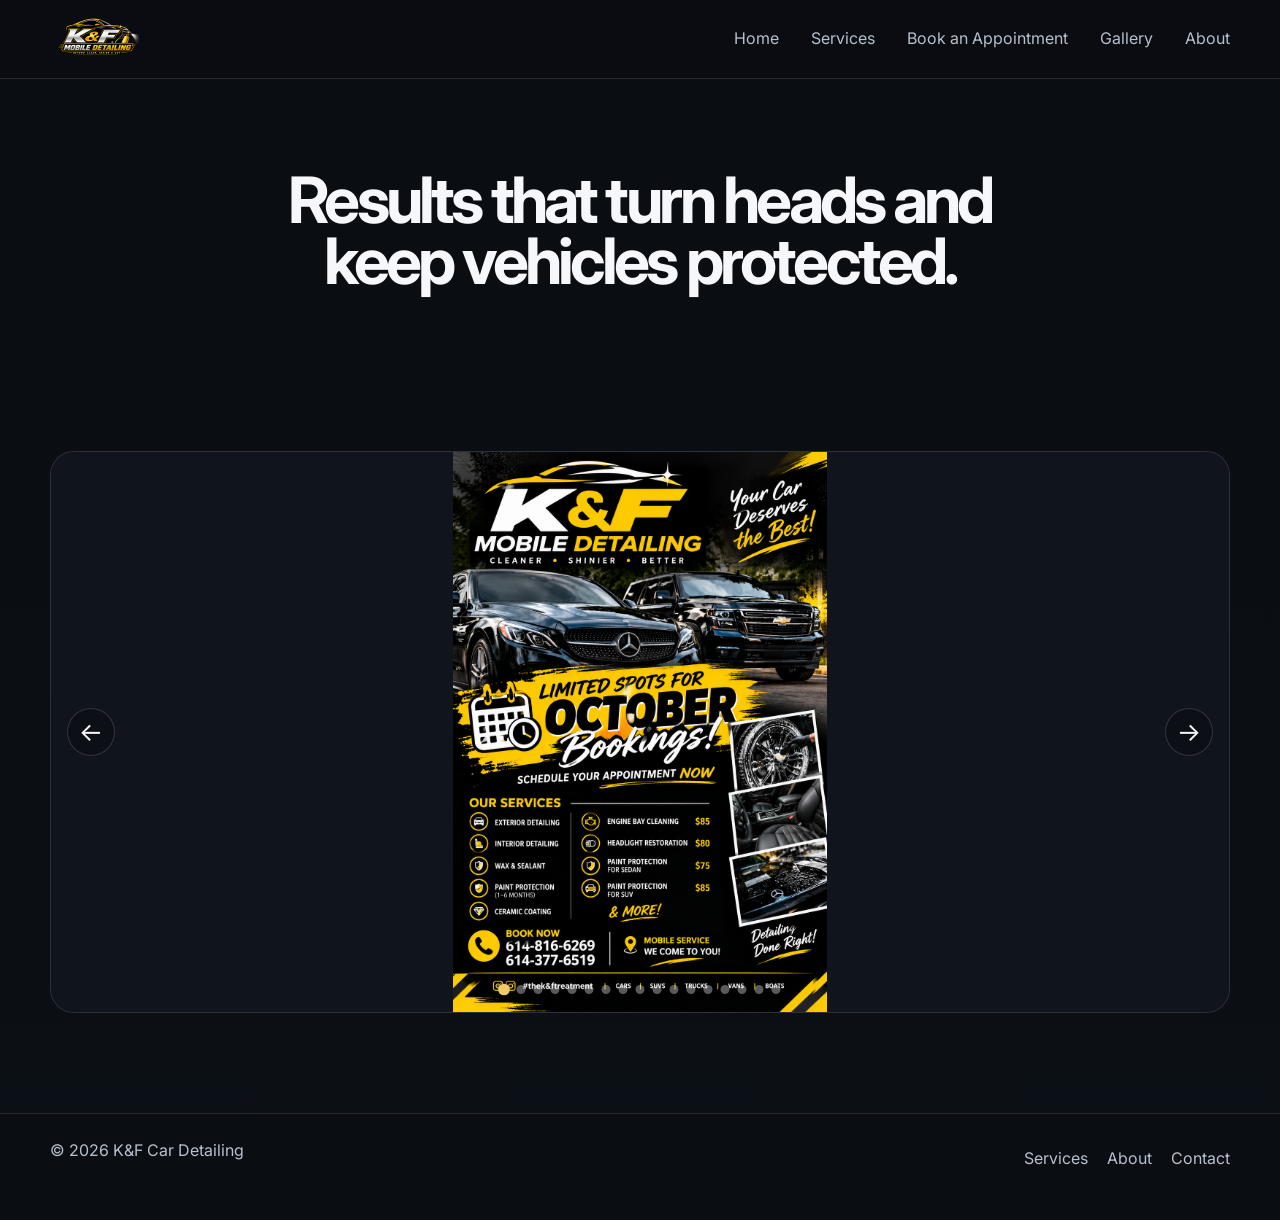
<file: gallery.html>
<!DOCTYPE html>
<html lang="en">
  <head>
    <!-- Google tag (gtag.js) -->
<script async src="https://www.googletagmanager.com/gtag/js?id=G-DFN600TG66"></script>
<script>
  window.dataLayer = window.dataLayer || [];
  function gtag(){dataLayer.push(arguments);}
  gtag('js', new Date());

  gtag('config', 'G-DFN600TG66');
</script>
    <meta charset="UTF-8" />
    <meta name="viewport" content="width=device-width, initial-scale=1.0" />
    <meta name="description" content="View recent car detailing results from K&F Car Detailing, including interior detailing and ceramic coating work." />
    <title>Gallery | K&F Car Detailing</title>
    <link rel="preconnect" href="https://fonts.googleapis.com" />
    <link rel="preconnect" href="https://fonts.gstatic.com" crossorigin />
    <link href="https://fonts.googleapis.com/css2?family=Inter:wght@400;500;600;700;800;900&display=swap" rel="stylesheet" />
    <link rel="stylesheet" href="style.css" />
    <link rel="icon" type="image/png" href="images&videos/businessinfo/kflogo.png" /> <!-- ADD ICON -->
  </head>
  <body>
    <!--
      GALLERY PAGE: gallery.html
      ---------------------------
      Editing guidance:

      - Replace placeholder gallery items with real images:
        <figure class="gallery-item"><img src="images/example.jpg" alt="Description"></figure>
      - Use classes .tall or .wide on <figure> to change layout sizes.
      - The page uses a responsive grid; keep image aspect ratio consistent for best results.
    -->
    <header class="site-header">
      <div class="container nav-wrap">
        <a href="index.html" class="brand" aria-label="K and F Car Detailing home">
          <img src="images&videos/businessinfo/kflogo.png" alt="K&F Car Detailing logo" />
        </a>

        <button class="nav-toggle" aria-label="Toggle menu" aria-expanded="false">
          <span></span><span></span><span></span>
        </button>

        <nav class="site-nav" aria-label="Main navigation">
          <a href="index.html">Home</a>
          <a href="services.html">Services</a>
          <a href="contact.html">Book an Appointment</a>
          <a href="gallery.html">Gallery</a>
          <a href="about.html">About</a>
        </nav>
      </div>
    </header>

    <main>
      <section class="page-hero">
        <div class="container narrow">
          <h1>Results that turn heads and keep vehicles protected.</h1>
        </div>
      </section>

      <section class="section">
        <div class="container">
          <div class="slideshow" aria-label="Detailing work gallery">
            <div class="slideshow-track"></div>

            <button type="button" class="slide-arrow slide-prev" aria-label="Previous image">←</button>
            <button type="button" class="slide-arrow slide-next" aria-label="Next image">→</button>

            <div class="slide-dots" role="tablist" aria-label="Choose slide"></div>
          </div>
        </div>
      </section>
    </main>

    <footer class="site-footer">
      <div class="container footer-wrap">
        <p>© <span id="year"></span> K&F Car Detailing</p>
        <div class="footer-links">
          <a href="services.html">Services</a>
          <a href="about.html">About</a>
          <a href="contact.html">Contact</a>
        </div>
      </div>
    </footer>

    <script src="script.js"></script>
  </body>
</html>
</file>
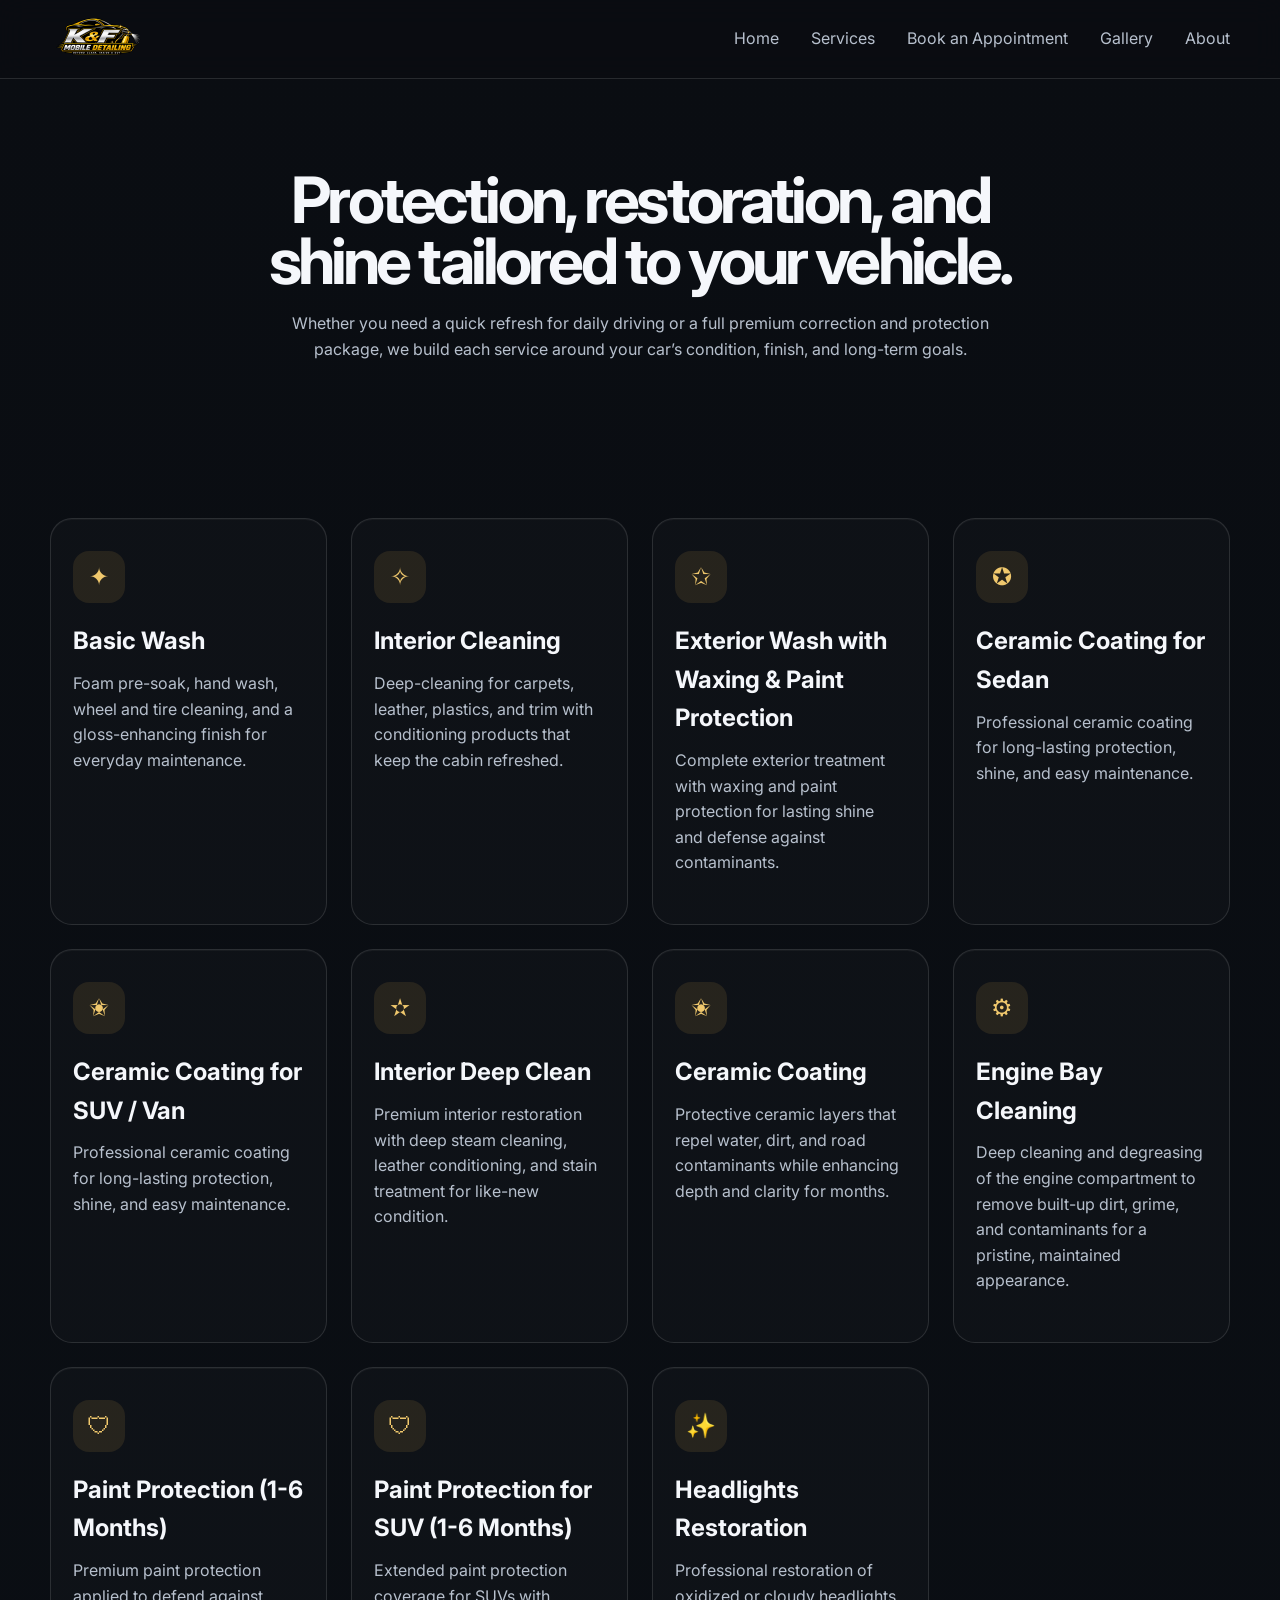
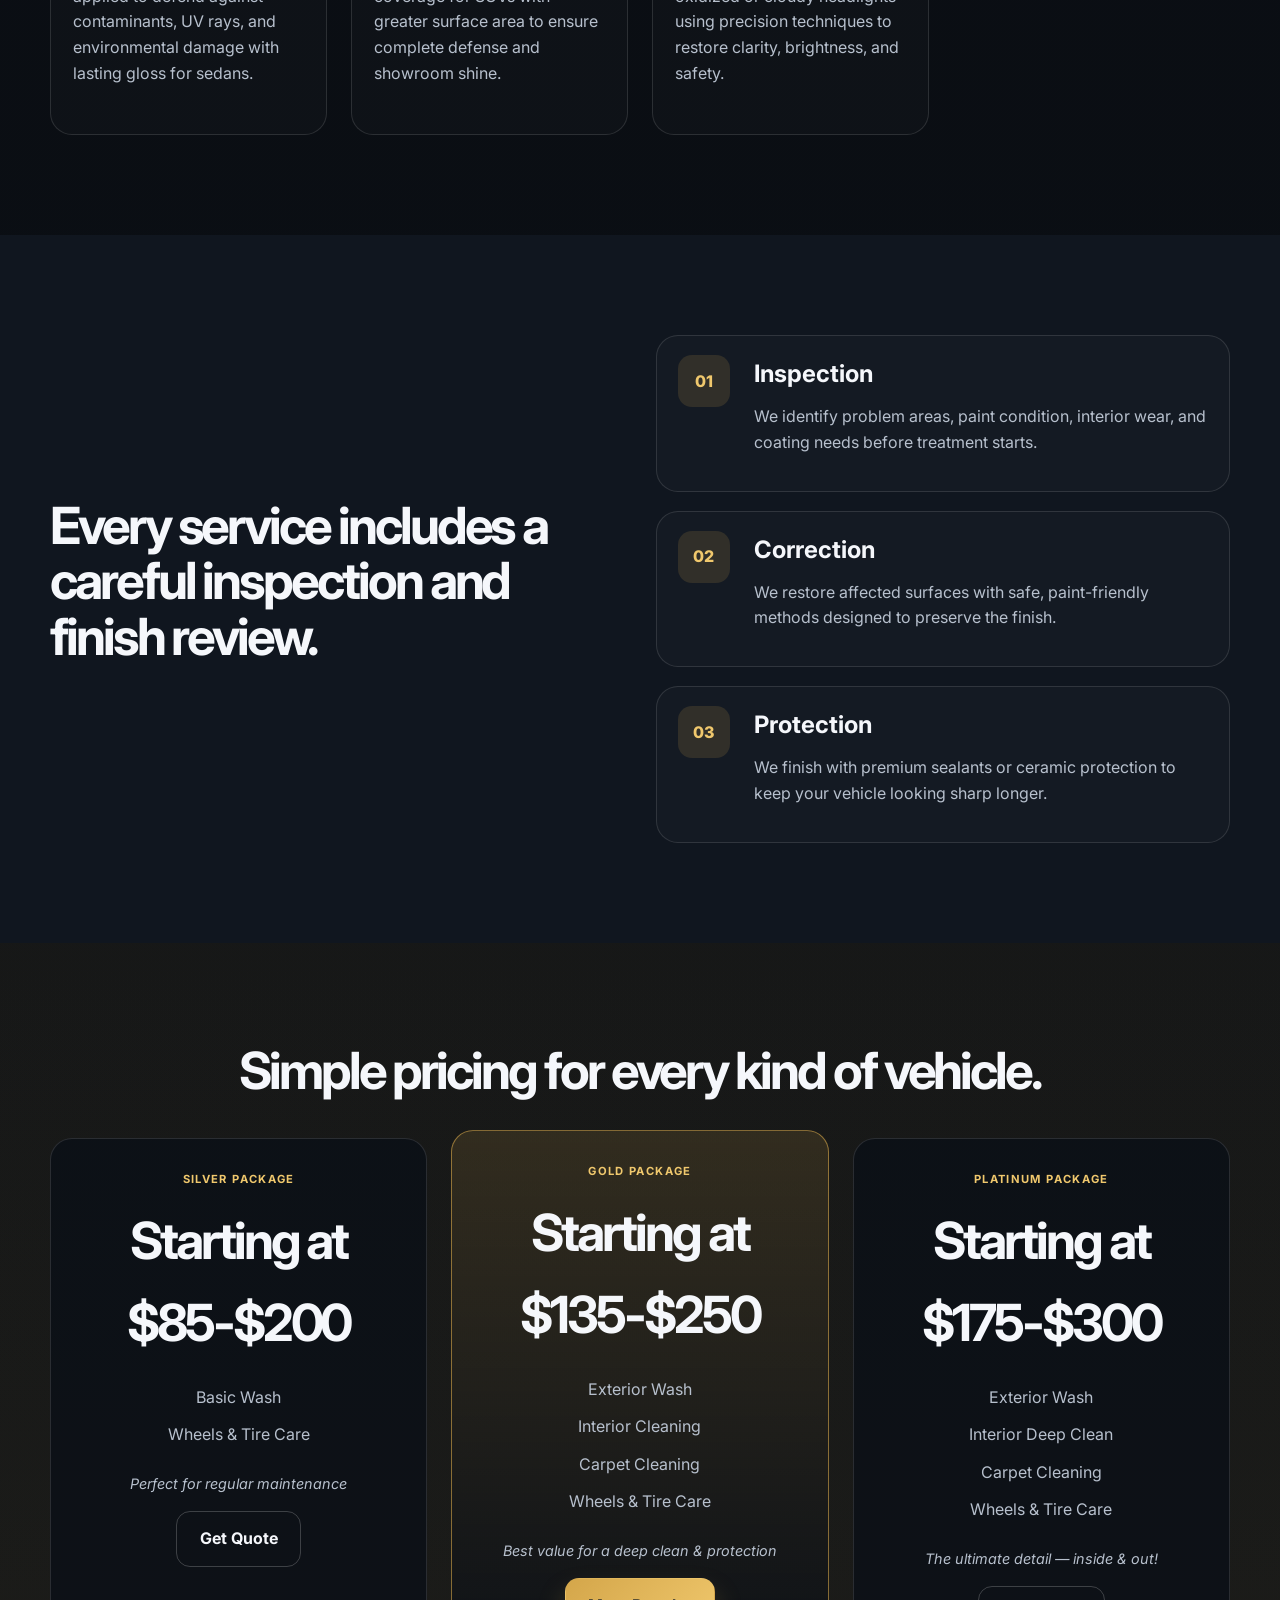
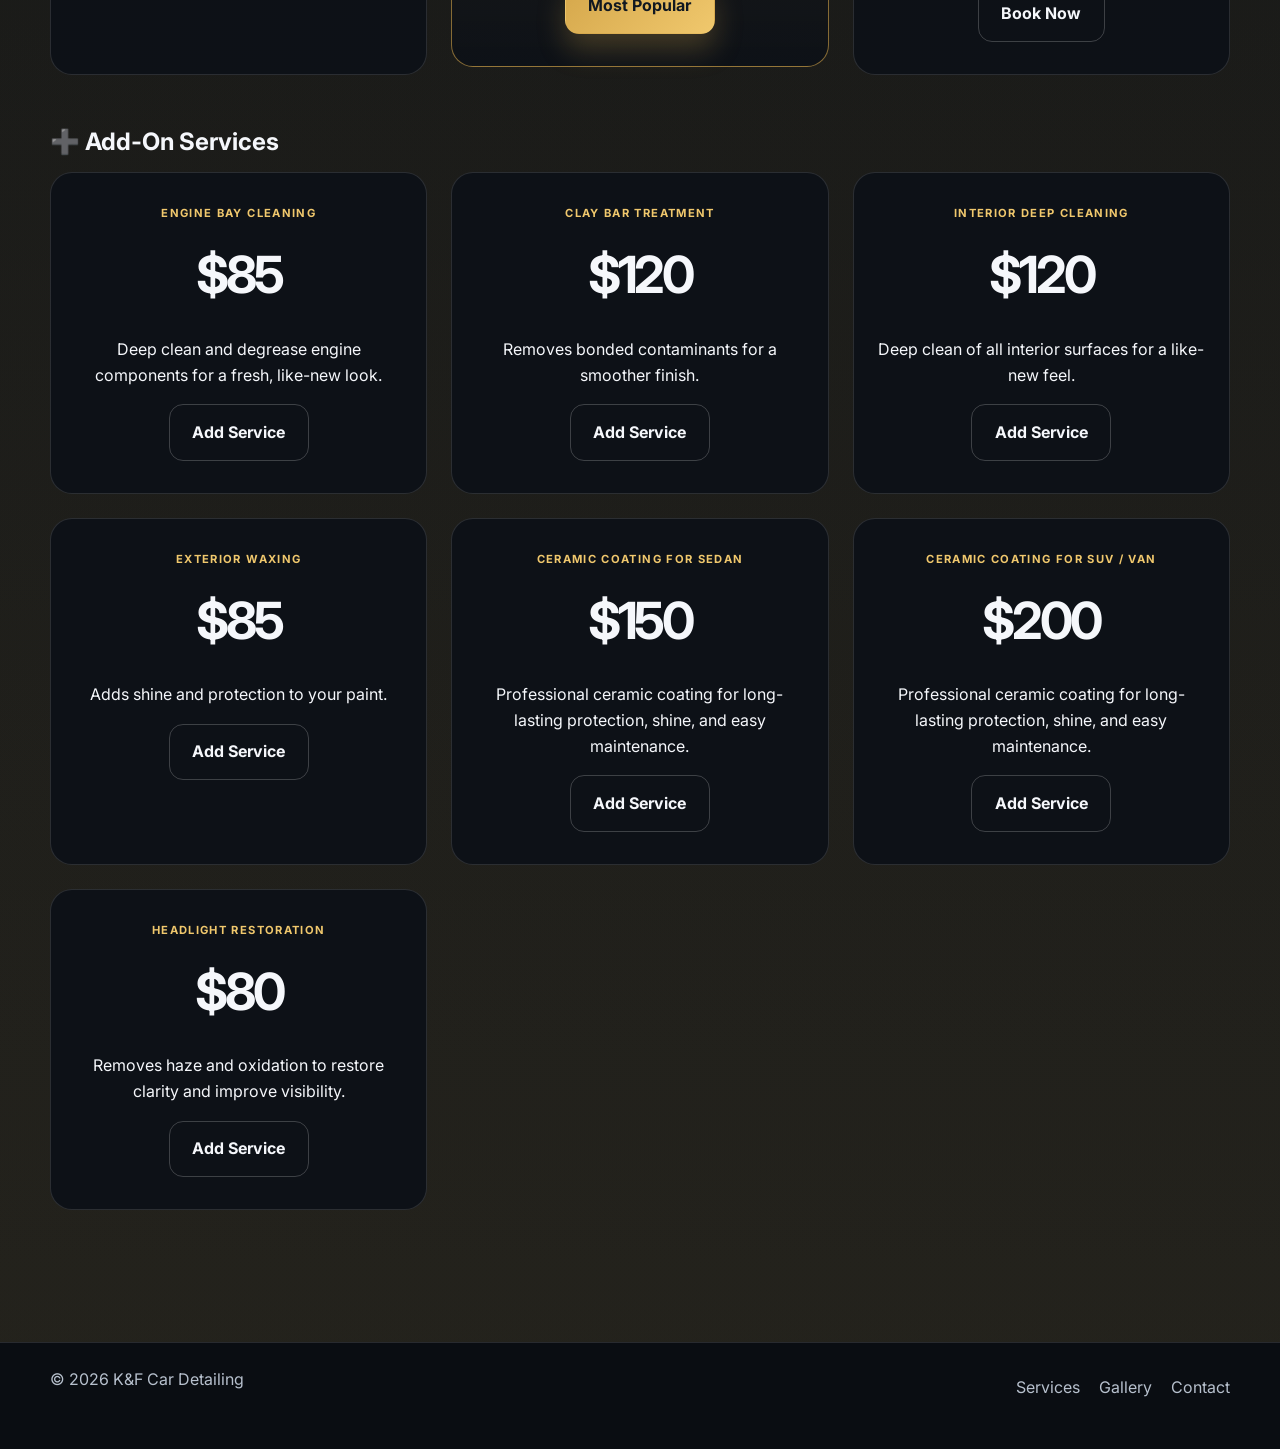
<file: services.html>
<!DOCTYPE html>
<html lang="en">
<head>
  <!-- Google tag (gtag.js) -->
<script async src="https://www.googletagmanager.com/gtag/js?id=G-DFN600TG66"></script>
<script>
  window.dataLayer = window.dataLayer || [];
  function gtag(){dataLayer.push(arguments);}
  gtag('js', new Date());

  gtag('config', 'G-DFN600TG66');
</script>
  <meta charset="UTF-8">
  <meta name="viewport" content="width=device-width, initial-scale=1.0">
  <meta name="description" content="Explore premium car detailing services from K&F Car Detailing, including ceramic coating and interior restoration.">

  <title>Services | K&F Car Detailing</title>

  <link rel="preconnect" href="https://fonts.googleapis.com">
  <link rel="preconnect" href="https://fonts.gstatic.com" crossorigin>
  <link href="https://fonts.googleapis.com/css2?family=Inter:wght@400;500;600;700;800;900&display=swap" rel="stylesheet">

  <link rel="stylesheet" href="style.css">
    <link rel="icon" type="image/png" href="images&videos/businessinfo/kflogo.png" /> <!-- ADD ICON -->
</head>
  <body>
    <!--
      SERVICES PAGE: services.html
      ----------------------------
      Quick editing tips:

      - Page header/hero: edit the text inside <section class="page-hero">.
      - Service cards: each <article class="service-card"> contains a title (<h3>) and description (<p>).
      - Pricing section: change the <h3> inside each .price-card to update displayed prices (or replace with "—" if unknown).
      - To add/remove services, copy an existing .service-card and modify its contents.
      - Keep class names unchanged to preserve layout and styles.
    -->
    <header class="site-header">
      <div class="container nav-wrap">
        <a href="index.html" class="brand" aria-label="K and F Car Detailing home">
          <img src="images&videos/businessinfo/kflogo.png" alt="K&F Car Detailing logo" />
        </a>

        <button class="nav-toggle" aria-label="Toggle menu" aria-expanded="false">
          <span></span><span></span><span></span>
        </button>

        <nav class="site-nav" aria-label="Main navigation">
          <a href="index.html">Home</a>
          <a href="services.html">Services</a>
          <a href="contact.html">Book an Appointment</a>
          <a href="gallery.html">Gallery</a>
          <a href="about.html">About</a>
        </nav>
      </div>
    </header>

    <main>
      <section class="page-hero">
        <div class="container narrow">
          <h1>Protection, restoration, and shine tailored to your vehicle.</h1>
          <p class="lead">Whether you need a quick refresh for daily driving or a full premium correction and protection package, we build each service around your car’s condition, finish, and long-term goals.</p>
        </div>
      </section>

      <section class="section">
        <div class="container">
          <div class="service-grid">
            <article class="service-card">
              <div class="icon">✦</div>
              <h3>Basic Wash</h3>
              <p>Foam pre-soak, hand wash, wheel and tire cleaning, and a gloss-enhancing finish for everyday maintenance.</p>
            </article>

            <article class="service-card">
              <div class="icon">✧</div>
              <h3>Interior Cleaning</h3>
              <p>Deep-cleaning for carpets, leather, plastics, and trim with conditioning products that keep the cabin refreshed.</p>
            </article>

            <article class="service-card">
              <div class="icon">✩</div>
              <h3>Exterior Wash with Waxing & Paint Protection</h3>
              <p>Complete exterior treatment with waxing and paint protection for lasting shine and defense against contaminants.</p>
            </article>

            <article class="service-card">
              <div class="icon">✪</div>
              <h3>Ceramic Coating for Sedan</h3>
              <p>Professional ceramic coating for long-lasting protection, shine, and easy maintenance.</p>
            </article>

            <article class="service-card">
              <div class="icon">✬</div>
              <h3>Ceramic Coating for SUV / Van</h3>
              <p>Professional ceramic coating for long-lasting protection, shine, and easy maintenance.</p>
            </article>

            <article class="service-card">
              <div class="icon">✫</div>
              <h3>Interior Deep Clean</h3>
              <p>Premium interior restoration with deep steam cleaning, leather conditioning, and stain treatment for like-new condition.</p>
            </article>

            <article class="service-card">
              <div class="icon">✬</div>
              <h3>Ceramic Coating</h3>
              <p>Protective ceramic layers that repel water, dirt, and road contaminants while enhancing depth and clarity for months.</p>
            </article>

            <article class="service-card">
              <div class="icon">⚙</div>
              <h3>Engine Bay Cleaning</h3>
              <p>Deep cleaning and degreasing of the engine compartment to remove built-up dirt, grime, and contaminants for a pristine, maintained appearance.</p>
            </article>

            <article class="service-card">
              <div class="icon">🛡</div>
              <h3>Paint Protection (1-6 Months)</h3>
              <p>Premium paint protection applied to defend against contaminants, UV rays, and environmental damage with lasting gloss for sedans.</p>
            </article>

            <article class="service-card">
              <div class="icon">🛡</div>
              <h3>Paint Protection for SUV (1-6 Months)</h3>
              <p>Extended paint protection coverage for SUVs with greater surface area to ensure complete defense and showroom shine.</p>
            </article>

            <article class="service-card">
              <div class="icon">✨</div>
              <h3>Headlights Restoration</h3>
              <p>Professional restoration of oxidized or cloudy headlights using precision techniques to restore clarity, brightness, and safety.</p>
            </article>
          </div>
        </div>
      </section>

      <section class="section section-dark">
        <div class="container process-grid">
          <div>

            <h2>Every service includes a careful inspection and finish review.</h2>
          </div>

          <div class="steps">
            <div class="step-item">
              <span>01</span>
              <div>
                <h3>Inspection</h3>
                <p>We identify problem areas, paint condition, interior wear, and coating needs before treatment starts.</p>
              </div>
            </div>

            <div class="step-item">
              <span>02</span>
              <div>
                <h3>Correction</h3>
                <p>We restore affected surfaces with safe, paint-friendly methods designed to preserve the finish.</p>
              </div>
            </div>

            <div class="step-item">
              <span>03</span>
              <div>
                <h3>Protection</h3>
                <p>We finish with premium sealants or ceramic protection to keep your vehicle looking sharp longer.</p>
              </div>
            </div>
          </div>
        </div>
      </section>

      <section id="pricing" class="section section-accent">
        <div class="container">
          <div class="section-heading centered">
            <h2>Simple pricing for every kind of vehicle.</h2>
          </div>

          <div class="pricing-grid">
            <article class="price-card">
              <p class="package">Silver Package</p>
              <h3>Starting at $85-$200</h3>
              <ul>
                <li>Basic Wash</li>
                <li>Wheels & Tire Care</li>
              </ul>
              <p class="best-for">Perfect for regular maintenance</p>
              <a href="contact.html" class="btn btn-secondary">Get Quote</a>
            </article>

            <article class="price-card featured">
              <p class="package">Gold Package</p>
              <h3>Starting at $135-$250</h3>
              <ul>
                <li>Exterior Wash</li>
                <li>Interior Cleaning</li>
                <li>Carpet Cleaning</li>
                <li>Wheels & Tire Care</li>
              </ul>
              <p class="best-for">Best value for a deep clean & protection</p>
              <a href="contact.html" class="btn btn-primary">Most Popular</a>
            </article>

            <article class="price-card">
              <p class="package">Platinum Package</p>
              <h3>Starting at $175-$300</h3>
              <ul>
                <li>Exterior Wash</li>
                <li>Interior Deep Clean</li>
                <li>Carpet Cleaning</li>
                <li>Wheels & Tire Care</li>
              </ul>
              <p class="best-for">The ultimate detail — inside & out!</p>
              <a href="contact.html" class="btn btn-secondary">Book Now</a>
            </article>
          </div>

          <h3 class="pricing-section-heading">➕ Add-On Services</h3>
          <div class="pricing-grid">
            <article class="price-card">
              <p class="package">Engine Bay Cleaning</p>
              <h3>$85</h3>
              <p>Deep clean and degrease engine components for a fresh, like-new look.</p>
              <a href="contact.html" class="btn btn-secondary">Add Service</a>
            </article>

            <article class="price-card">
              <p class="package">Clay Bar Treatment</p>
              <h3>$120</h3>
              <p>Removes bonded contaminants for a smoother finish.</p>
              <a href="contact.html" class="btn btn-secondary">Add Service</a>
            </article>

            <article class="price-card">
              <p class="package">Interior Deep Cleaning</p>
              <h3>$120</h3>
              <p>Deep clean of all interior surfaces for a like-new feel.</p>
              <a href="contact.html" class="btn btn-secondary">Add Service</a>
            </article>

            <article class="price-card">
              <p class="package">Exterior Waxing</p>
              <h3>$85</h3>
              <p>Adds shine and protection to your paint.</p>
              <a href="contact.html" class="btn btn-secondary">Add Service</a>
            </article>

            <article class="price-card">
              <p class="package">Ceramic Coating for Sedan</p>
              <h3>$150</h3>
              <p>Professional ceramic coating for long-lasting protection, shine, and easy maintenance.</p>
              <a href="contact.html" class="btn btn-secondary">Add Service</a>
            </article>

            <article class="price-card">
              <p class="package">Ceramic Coating for SUV / Van</p>
              <h3>$200</h3>
              <p>Professional ceramic coating for long-lasting protection, shine, and easy maintenance.</p>
              <a href="contact.html" class="btn btn-secondary">Add Service</a>
            </article>

            <article class="price-card">
              <p class="package">Headlight Restoration</p>
              <h3>$80</h3>
              <p>Removes haze and oxidation to restore clarity and improve visibility.</p>
              <a href="contact.html" class="btn btn-secondary">Add Service</a>
            </article>
          </div>
        </div>
      </section>
    </main>

    <footer class="site-footer">
      <div class="container footer-wrap">
        <p>© <span id="year"></span> K&F Car Detailing</p>
        <div class="footer-links">
          <a href="services.html">Services</a>
          <a href="gallery.html">Gallery</a>
          <a href="contact.html">Contact</a>
        </div>
      </div>
    </footer>

    <script src="script.js"></script>
  </body>
</html>
</file>
<file: style.css>
:root {
  --bg: #0a0d12;
  --bg-soft: #111821;
  --panel: #141d29;
  --card: #f4f3ef;
  --card-strong: #ece7df;
  --text: #f5f7fb;
  --muted: #b7c0cd;
  --gold: #d4a64a;
  --gold-soft: #f0c86d;
  --silver: #c0c0c0;
  --silver-soft: #e8e8e8;
  --line: rgba(255, 255, 255, 0.12);
  --shadow: 0 24px 60px rgba(2, 5, 10, 0.35);
  --radius: 22px;
}

/*
  STYLE GUIDE / HOW TO EDIT (for beginners)
  -----------------------------------------
  - Theme colors: change the variables inside :root (e.g. --bg, --text, --gold).
    Editing these will update colors site-wide without touching component rules.
  - Spacing and layout: .container width and .section padding control overall layout.
  - Components: look for classes like .hero, .service-card, .price-card to change
    sizing, spacing, or visual styles for those blocks.
  - Placeholders and images: .placeholder-box and .placeholder-image are temporary
    visuals. Replace with an <img> tag and remove placeholder classes when adding real images.
  - Typography: H1/H2 sizes are set near the top. Change font-family in body to use a different font.
  - Page-load animation: the `main` fade/translate rules are near the bottom. Tweak duration there.

  Tip: prefer changing variables at the top rather than editing many selectors.
*/

* {
  box-sizing: border-box;
}

html {
  scroll-behavior: smooth;
}

body {
  margin: 0;
  font-family: "Inter", sans-serif;
  background: linear-gradient(180deg, #0a0d12 0%, #0b1016 100%);
  color: var(--text);
  line-height: 1.6;
  overflow-x: hidden;
}

a {
  color: inherit;
  text-decoration: none;
}

img {
  display: block;
  max-width: 100%;
}

button,
input,
select,
textarea {
  font: inherit;
}

textarea {
  resize: vertical;
}

.container {
  width: min(1180px, calc(100% - 2rem));
  margin: 0 auto;
}

.section {
  padding: 100px 0;
}

.section-dark {
  background: rgba(17, 24, 33, 0.9);
}

.section-accent {
  background: linear-gradient(180deg, rgba(212, 166, 74, 0.06), rgba(212, 166, 74, 0.12));
}

h1,
h2,
h3,
p {
  margin-top: 0;
}

h1 {
  font-size: clamp(2.8rem, 5vw, 5rem);
  line-height: 0.96;
  letter-spacing: -0.06em;
  margin-bottom: 1.2rem;
}

h2 {
  font-size: clamp(2.1rem, 4vw, 3.2rem);
  line-height: 1.08;
  letter-spacing: -0.06em;
  margin-bottom: 1rem;
}

h3 {
  font-size: 1.5rem;
  margin-bottom: 0.65rem;
}

.lead,
.process-copy p,
.service-card p,
.step-item p,
.testimonial-grid blockquote,
.price-card li,
.contact-form input::placeholder {
  color: var(--muted);
}

.placeholder-box {
  display: flex;
  align-items: center;
  justify-content: center;
  min-height: 220px;
  background: rgba(255, 255, 255, 0.03);
  border: 1px dashed rgba(212, 166, 74, 0.6);
  border-radius: 20px;
  color: var(--gold-soft);
  font-weight: 700;
  letter-spacing: 0.06em;
  text-transform: uppercase;
  text-align: center;
  padding: 1rem;
}

.placeholder-image {
  min-height: 260px;
}

.site-header {
  position: sticky;
  top: 0;
  z-index: 50;
  background: rgba(10, 13, 18, 0.8);
  -webkit-backdrop-filter: blur(14px);
  backdrop-filter: blur(14px);
  border-bottom: 1px solid var(--line);
}

.nav-wrap {
  display: flex;
  align-items: center;
  justify-content: space-between;
  min-height: 78px;
}

.brand {
  display: inline-flex;
  align-items: center;
  gap: 0.8rem;
  font-weight: 800;
  letter-spacing: 0.04em;
}

.brand img {
  height: 64px;
  width: auto;
  display: block;
}

.brand-mark {
  display: inline-flex;
  align-items: center;
  justify-content: center;
  width: 46px;
  height: 46px;
  border-radius: 14px;
  background: linear-gradient(135deg, var(--gold), var(--gold-soft));
  color: #0e1318;
  font-size: 1.15rem;
}

.brand-text {
  font-size: 1rem;
  text-transform: uppercase;
}

.site-nav {
  display: flex;
  align-items: center;
  gap: 2rem;
  color: var(--muted);
}

.site-nav a {
  transition: color 0.2s ease;
}

.site-nav a:hover,
.site-nav a:focus-visible {
  color: var(--text);
}

.nav-toggle {
  display: none;
  background: transparent;
  border: 0;
  padding: 0;
  width: 44px;
  height: 44px;
  cursor: pointer;
}

.nav-toggle span {
  display: block;
  width: 22px;
  height: 2px;
  background: var(--text);
  margin: 5px auto;
  border-radius: 99px;
}

.hero {
  padding: 80px 0 65px;
}

.hero-grid {
  display: grid;
  grid-template-columns: 1.08fr 0.92fr;
  align-items: center;
  gap: 3rem;
}

.hero-copy {
  max-width: 620px;
}

.hero-actions {
  display: flex;
  flex-wrap: wrap;
  gap: 1rem;
  margin: 2rem 0 2.5rem;
}

.btn {
  display: inline-flex;
  align-items: center;
  justify-content: center;
  min-height: 52px;
  padding: 0.9rem 1.4rem;
  border-radius: 14px;
  border: 1px solid transparent;
  font-weight: 700;
  transition: transform 0.2s ease, box-shadow 0.2s ease;
}

.btn:hover,
.btn:focus-visible {
  transform: translateY(-1px);
}

.btn-primary {
  background: linear-gradient(135deg, var(--gold), var(--gold-soft));
  color: #111821;
  box-shadow: 0 16px 28px rgba(212, 166, 74, 0.25);
}

.btn-secondary {
  background: transparent;
  border-color: rgba(255, 255, 255, 0.2);
  color: var(--text);
}

.hero-stats {
  list-style: none;
  padding: 0;
  margin: 0;
  display: flex;
  gap: 2rem;
  flex-wrap: wrap;
}

.hero-stats li {
  display: flex;
  flex-direction: column;
  gap: 0.2rem;
  min-width: 110px;
}

.hero-stats strong {
  font-size: 1.5rem;
  color: var(--text);
}

.hero-stats span {
  color: var(--muted);
  font-size: 0.84rem;
}

.hero-visual {
  position: relative;
  display: grid;
  place-items: center;
}

.image-card {
  position: relative;
  width: min(560px, 100%);
  border-radius: 30px;
  overflow: hidden;
  box-shadow: var(--shadow);
  border: 1px solid rgba(255, 255, 255, 0.12);
}

.image-card img {
  width: 100%;
  height: 700px;
  object-fit: cover;
}

.badge {
  position: absolute;
  display: inline-flex;
  align-items: center;
  justify-content: center;
  padding: 0.7rem 1rem;
  border-radius: 999px;
  background: rgba(10, 13, 18, 0.82);
  border: 1px solid rgba(255, 255, 255, 0.12);
  color: var(--text);
  font-weight: 600;
  -webkit-backdrop-filter: blur(12px);
  backdrop-filter: blur(12px);
}

.badge-top {
  top: 30px;
  right: -12px;
}

.badge-bottom {
  left: -12px;
  bottom: 30px;
}

.brands {
  padding: 16px 0 0;
}

.brand-strip {
  display: grid;
  grid-template-columns: repeat(4, minmax(0, 1fr));
  gap: 1rem;
  border: 1px solid var(--line);
  border-radius: 16px;
  background: rgba(255, 255, 255, 0.02);
  padding: 1rem 1.5rem;
}

.brand-strip span {
  color: var(--muted);
  font-weight: 600;
  text-align: center;
}

.section-heading {
  margin-bottom: 2.5rem;
}

.section-heading.centered {
  text-align: center;
}

.page-hero {
  padding: 90px 0 40px;
  text-align: center;
}

.narrow {
  max-width: 760px;
}

.service-grid {
  display: grid;
  grid-template-columns: repeat(4, minmax(0, 1fr));
  gap: 1.5rem;
}

/* Service cards use four columns on large screens. */
.service-grid-large {
  grid-template-columns: repeat(4, minmax(0, 1fr));
}

.service-card {
  padding: 2rem 1.4rem;
  border-radius: var(--radius);
  background: rgba(255, 255, 255, 0.02);
  border: 1px solid var(--line);
  box-shadow: inset 0 1px 0 rgba(255, 255, 255, 0.04);
  transition: transform 0.25s ease;
}

@media (hover: hover) and (pointer: fine) {
  .service-card:hover {
    transform: scale(1.06);
  }
}

.icon {
  display: inline-flex;
  align-items: center;
  justify-content: center;
  width: 52px;
  height: 52px;
  border-radius: 16px;
  margin-bottom: 1.2rem;
  background: rgba(212, 166, 74, 0.12);
  color: var(--gold-soft);
  font-size: 1.5rem;
}

.process-grid {
  display: grid;
  grid-template-columns: 1fr 1fr;
  gap: 2rem;
  align-items: center;
}

.check-list {
  list-style: none;
  padding: 0;
  margin: 2rem 0 0;
  display: grid;
  gap: 0.9rem;
}

.check-list li {
  position: relative;
  padding-left: 1.8rem;
  color: var(--text);
}

.check-list li::before {
  content: "✓";
  position: absolute;
  left: 0;
  color: var(--gold-soft);
  font-weight: 800;
}

.steps {
  display: grid;
  gap: 1.2rem;
}

.step-item {
  display: grid;
  grid-template-columns: 60px 1fr;
  gap: 1rem;
  padding: 1.2rem 1.3rem;
  border-radius: var(--radius);
  background: rgba(255, 255, 255, 0.02);
  border: 1px solid var(--line);
}

.step-item span {
  display: inline-flex;
  align-items: center;
  justify-content: center;
  width: 52px;
  height: 52px;
  border-radius: 14px;
  background: rgba(212, 166, 74, 0.15);
  color: var(--gold-soft);
  font-weight: 800;
}

.slideshow {
  position: relative;
  border-radius: 24px;
  overflow: hidden;
  border: 1px solid var(--line);
  background: #10151d;
}

.slideshow-track {
  display: flex;
  transition: transform 0.5s cubic-bezier(.2,.9,.2,1);
}

.slide {
  flex: 0 0 100%;
  margin: 0;
}

.slide img,
.slide video {
  width: 100%;
  height: 560px;
  object-fit: contain;
  display: block;
  background: #10151d;
}

.slide-arrow {
  position: absolute;
  top: 50%;
  transform: translateY(-50%);
  width: 48px;
  height: 48px;
  border-radius: 50%;
  border: 1px solid rgba(255, 255, 255, 0.16);
  background: rgba(10, 13, 18, 0.6);
  -webkit-backdrop-filter: blur(8px);
  backdrop-filter: blur(8px);
  color: var(--text);
  font-size: 1.6rem;
  line-height: 1;
  cursor: pointer;
  display: flex;
  align-items: center;
  justify-content: center;
  transition: background 0.2s ease, border-color 0.2s ease;
}

.slide-arrow:hover,
.slide-arrow:focus-visible {
  background: rgba(212, 166, 74, 0.25);
  border-color: rgba(212, 166, 74, 0.5);
}

.slide-prev {
  left: 16px;
}

.slide-next {
  right: 16px;
}

.slide-dots {
  position: absolute;
  bottom: 18px;
  left: 50%;
  transform: translateX(-50%);
  display: flex;
  gap: 0.5rem;
}

.slide-dot {
  position: relative;
  width: 9px;
  height: 9px;
  border-radius: 50%;
  border: 0;
  padding: 0;
  background: rgba(255, 255, 255, 0.35);
  cursor: pointer;
  transition: background 0.2s ease, transform 0.2s ease;
}

.slide-dot::before {
  content: "";
  position: absolute;
  inset: -18px;
}

.slide-dot.is-active {
  background: var(--gold-soft);
  transform: scale(1.3);
}

.gallery-fullscreen {
  position: fixed;
  inset: 0;
  z-index: 100;
  display: grid;
  place-items: center;
  padding: 1.5rem;
  background: rgba(7, 10, 14, 0.9);
}

.gallery-fullscreen-panel {
  position: relative;
  width: min(1100px, 100%);
  max-height: 92vh;
}

.gallery-fullscreen-panel img,
.gallery-fullscreen-panel video {
  width: 100%;
  max-height: 92vh;
  object-fit: contain;
  border-radius: 18px;
  background: #0d1218;
  box-shadow: 0 28px 60px rgba(0, 0, 0, 0.4);
}

.gallery-fullscreen-close {
  position: absolute;
  top: 0.75rem;
  right: 0.75rem;
  width: 44px;
  height: 44px;
  border: 0;
  border-radius: 50%;
  background: rgba(10, 13, 18, 0.8);
  color: var(--text);
  font-size: 2rem;
  line-height: 1;
  cursor: pointer;
}

body.gallery-fullscreen-open {
  overflow: hidden;
}

.slide img,
.slide video,
.slide {
  cursor: pointer;
}

.slide img:focus-visible,
.slide video:focus-visible {
  outline: 2px solid var(--gold-soft);
  outline-offset: 4px;
}

.mobile-book-cta {
  position: fixed;
  right: 1rem;
  bottom: 1rem;
  z-index: 40;
  display: none;
  align-items: center;
  justify-content: center;
  min-height: 52px;
  padding: 0.8rem 1.2rem;
  border-radius: 999px;
  background: linear-gradient(135deg, var(--gold), var(--gold-soft));
  color: #111821;
  font-weight: 800;
  box-shadow: 0 18px 32px rgba(212, 166, 74, 0.25);
}

.pricing-grid {
  display: grid;
  grid-template-columns: repeat(3, minmax(0, 1fr));
  gap: 1.5rem;
  margin-bottom: 2rem;
}

.pricing-content h3 {
  text-align: center;
  font-size: 1.8rem;
  margin-bottom: 2rem;
}

.pricing-section-heading {
  margin-top: 3rem;
}

.why-choose {
  margin-top: 3rem;
  text-align: center;
}

.check-list-centered {
  display: flex;
  flex-direction: column;
  gap: 0.5rem;
  align-items: center;
}

.price-card {
  padding: 2rem 1.4rem;
  border-radius: var(--radius);
  background: rgba(13, 17, 23, 0.92);
  border: 1px solid var(--line);
  text-align: center;
}

.price-card.featured {
  background: linear-gradient(180deg, rgba(212, 166, 74, 0.14), rgba(13, 17, 23, 0.96));
  border-color: rgba(212, 166, 74, 0.6);
  transform: translateY(-8px);
}

.package {
  color: var(--gold-soft);
  font-weight: 700;
  text-transform: uppercase;
  letter-spacing: 0.12em;
  font-size: 0.7rem;
}

.best-for {
  color: var(--muted);
  font-size: 0.9rem;
  font-style: italic;
  margin-bottom: 1rem;
}

.price-card h3 {
  font-size: clamp(2.5rem, 4vw, 3.5rem);
  letter-spacing: -0.06em;
  margin-bottom: 1.3rem;
}

.price-card ul {
  list-style: none;
  margin: 0 0 1.5rem;
  padding: 0;
  display: grid;
  gap: 0.75rem;
  color: var(--muted);
}

.testimonial-grid {
  display: grid;
  grid-template-columns: repeat(3, minmax(0, 1fr));
  gap: 1.5rem;
}

.testimonial-grid blockquote {
  margin: 0;
  padding: 1.8rem 1.5rem;
  border-radius: var(--radius);
  background: rgba(255, 255, 255, 0.02);
  border: 1px solid var(--line);
  font-size: 1.05rem;
  line-height: 1.7;
}

.testimonial-grid footer {
  margin-top: 1rem;
  color: var(--text);
  font-weight: 700;
}

.cta-section {
  padding-top: 28px;
}

.cta-box {
  display: flex;
  align-items: center;
  justify-content: space-between;
  gap: 2rem;
  padding: 2.2rem;
  border-radius: 30px;
  background: linear-gradient(135deg, rgba(212, 166, 74, 0.12), rgba(20, 29, 41, 0.9));
  border: 1px solid rgba(212, 166, 74, 0.35);
}

.cta-copy {
  flex: 1;
}

.cta-copy p:last-child {
  margin-bottom: 0;
  color: var(--muted);
}

.contact-form {
  display: flex;
  flex-wrap: wrap;
  gap: 0.8rem;
  width: min(540px, 100%);
}

.contact-form input,
.contact-form select,
.contact-form textarea {
  flex: 1 1 180px;
  min-height: 54px;
  padding: 0.9rem 1rem;
  border: 1px solid rgba(255, 255, 255, 0.14);
  border-radius: 14px;
  background: rgba(4, 8, 12, 0.5);
  color: var(--text);
  font-size: 16px;
}

.contact-form select {
  -webkit-appearance: none;
  appearance: none;
  flex: 1 1 150px;
  min-height: 44px;
  padding: 0.55rem 2.2rem 0.55rem 0.85rem;
  font-size: 0.92rem;
  background-image: url("data:image/svg+xml,%3Csvg xmlns='http://www.w3.org/2000/svg' viewBox='0 0 20 20' fill='none' stroke='%23f0c86d' stroke-width='2' stroke-linecap='round' stroke-linejoin='round'%3E%3Cpath d='M5 8l5 5 5-5'/%3E%3C/svg%3E");
  background-repeat: no-repeat;
  background-position: right 0.8rem center;
  background-size: 14px;
}

.contact-form select option {
  background: #10151d;
  color: var(--text);
}

.contact-form textarea {
  min-height: 120px;
  width: 100%;
}

.contact-preference {
  width: 100%;
  margin: 0;
  padding: 0.75rem 0.25rem 0;
  border: 0;
}

.contact-preference legend {
  margin-bottom: 0.5rem;
  font-size: 0.95rem;
  font-weight: 600;
  color: var(--text);
}

.contact-preference label {
  display: inline-flex;
  align-items: center;
  gap: 0.5rem;
  margin-right: 1rem;
  color: var(--muted);
  font-size: 0.95rem;
}

.contact-preference input[type="radio"],
.contact-preference input[type="checkbox"] {
  flex: none;
  width: 1rem;
  height: 1rem;
  margin: 0;
  padding: 0;
  border: 0;
  background: transparent;
  accent-color: var(--gold-soft);
}

.contact-form-full {
  width: 100%;
}

.form-status {
  width: 100%;
  margin: 0.4rem 0 0;
  font-size: 0.92rem;
  color: var(--muted);
}

.form-status-success {
  color: var(--gold-soft);
}

.form-status-error {
  color: #e88a8a;
}

.contact-layout {
  display: grid;
  grid-template-columns: minmax(0, 1.5fr) minmax(260px, 0.9fr);
  gap: 2rem;
  align-items: start;
}

.contact-card,
.info-box {
  padding: 2rem;
  border-radius: var(--radius);
  background: rgba(255, 255, 255, 0.02);
  border: 1px solid var(--line);
}

.contact-info {
  width: 100%;
}

.info-box {
  min-height: 220px;
}

.about-grid {
  display: grid;
  grid-template-columns: 1fr 1fr;
  gap: 2rem;
  align-items: center;
}

.about-image {
  width: 100%;
  min-height: 500px;
  object-fit: cover;
  border-radius: 28px;
  border: 1px solid var(--line);
}

.about-copy {
  font-size: 1.08rem;
  color: var(--muted);
}

.compact-list {
  margin-top: 1rem;
}

.check-list.compact-list li {
  white-space: nowrap;
}

.site-footer {
  padding: 1.5rem 0 2.5rem;
  border-top: 1px solid var(--line);
  background: #0a0d12;
}

/* Page-load animation: simple fade + lift for main content */
main {
  opacity: 0;
  transform: translateY(12px);
  transition: opacity 600ms cubic-bezier(.2,.9,.2,1), transform 600ms cubic-bezier(.2,.9,.2,1);
}

body.page-loaded main {
  opacity: 1;
  transform: none;
}

.footer-wrap {
  display: flex;
  justify-content: space-between;
  align-items: center;
  gap: 1rem;
  flex-wrap: wrap;
  color: var(--muted);
}

.footer-links {
  display: flex;
  gap: 1.2rem;
}

@media (max-width: 980px) {
  .check-list.compact-list li {
    white-space: normal;
  }

  .hero-grid,
  .process-grid,
  .cta-box,
  .pricing-grid,
  .service-grid,
  .testimonial-grid {
    grid-template-columns: 1fr 1fr;
  }

  .hero-grid,
  .process-grid,
  .cta-box {
    display: grid;
  }

  .service-grid,
  .pricing-grid,
  .testimonial-grid {
    display: grid;
  }

  .slide img {
    height: 420px;
  }

  .image-card img {
    height: 460px;
  }

  .about-image {
    min-height: 360px;
  }

  .cta-box {
    align-items: start;
  }
}

@media (max-width: 760px) {
  .nav-toggle {
    display: block;
  }

  @media (max-width: 760px) {
  .info-box {
    min-height: 600px;
  }
}

  .site-nav {
    position: absolute;
    top: calc(100% + 10px);
    right: 1rem;
    left: 1rem;
    display: flex;
    flex-direction: column;
    align-items: flex-start;
    gap: 1rem;
    padding: 1rem 1.2rem;
    background: rgba(10, 13, 18, 0.96);
    border: 1px solid var(--line);
    border-radius: 18px;
    opacity: 0;
    visibility: hidden;
    pointer-events: none;
    transform: translateX(22px);
    transition: opacity 220ms ease, transform 260ms ease, visibility 220ms ease;
    box-shadow: 0 18px 38px rgba(2, 5, 10, 0.28);
  }

  .site-nav a {
    opacity: 0;
    transform: translateX(18px);
    transition: opacity 220ms ease, transform 260ms ease;
    width: 100%;
    padding: 0.6rem 0;
  }

  .site-nav.is-open {
    opacity: 1;
    visibility: visible;
    pointer-events: auto;
    transform: translateX(0);
  }

  .site-nav.is-open a {
    opacity: 1;
    transform: translateX(0);
  }

  .site-nav.is-open a:nth-child(1) { transition-delay: 60ms; }
  .site-nav.is-open a:nth-child(2) { transition-delay: 100ms; }
  .site-nav.is-open a:nth-child(3) { transition-delay: 140ms; }
  .site-nav.is-open a:nth-child(4) { transition-delay: 180ms; }
  .site-nav.is-open a:nth-child(5) { transition-delay: 220ms; }

  .hero,
  .section {
    padding: 80px 0;
  }

  .hero-grid,
  .process-grid,
  .service-grid,
  .pricing-grid,
  .testimonial-grid,
  .brand-strip,
  .contact-layout,
  .about-grid {
    grid-template-columns: 1fr;
  }

  .hero-actions,
  .footer-wrap,
  .contact-form,
  .cta-box {
    display: flex;
    flex-direction: column;
    align-items: stretch;
  }

  .slide img {
    height: 300px;
  }

  .mobile-book-cta {
    display: inline-flex;
  }

  .slide-arrow {
    width: 40px;
    height: 40px;
    font-size: 1.3rem;
  }

  .image-card img {
    height: 320px;
  }

  .about-image {
    min-height: 260px;
  }

  .brand img {
    height: 48px;
  }

  .placeholder-box {
    min-height: 420px;
  }

  .contact-preference label {
    display: flex;
    width: 100%;
    padding: 0.5rem 0;
    margin-right: 0;
  }

  .contact-card,
  .info-box {
    padding: 1.4rem;
  }

  .contact-form {
    gap: 0.65rem;
  }

  .contact-form input,
  .contact-form select,
  .contact-form textarea {
    min-height: 46px;
    padding: 0.65rem 0.85rem;
    border-radius: 12px;
    font-size: 16px;
  }

  .contact-form textarea {
    min-height: 96px;
  }

  .contact-preference {
    padding-top: 0.5rem;
  }

  .contact-preference legend {
    font-size: 0.88rem;
    margin-bottom: 0.35rem;
  }

  .contact-preference label {
    font-size: 0.88rem;
  }

  .btn {
    min-height: 46px;
    padding: 0.75rem 1.2rem;
  }

  .badge-top {
    right: 18px;
  }

  .badge-bottom {
    left: 18px;
  }

  .cta-box {
    padding: 1.4rem;
  }

  .nav-wrap {
    flex-wrap: wrap;
    gap: 0.8rem;
    padding: 0.8rem 0;
  }
}

@media (prefers-reduced-motion: reduce) {
  html {
    scroll-behavior: auto;
  }

  *,
  *::before,
  *::after {
    animation-duration: 0.01ms !important;
    animation-iteration-count: 1 !important;
    transition-duration: 0.01ms !important;
  }

  main {
    opacity: 1;
    transform: none;
  }
}
</file>
